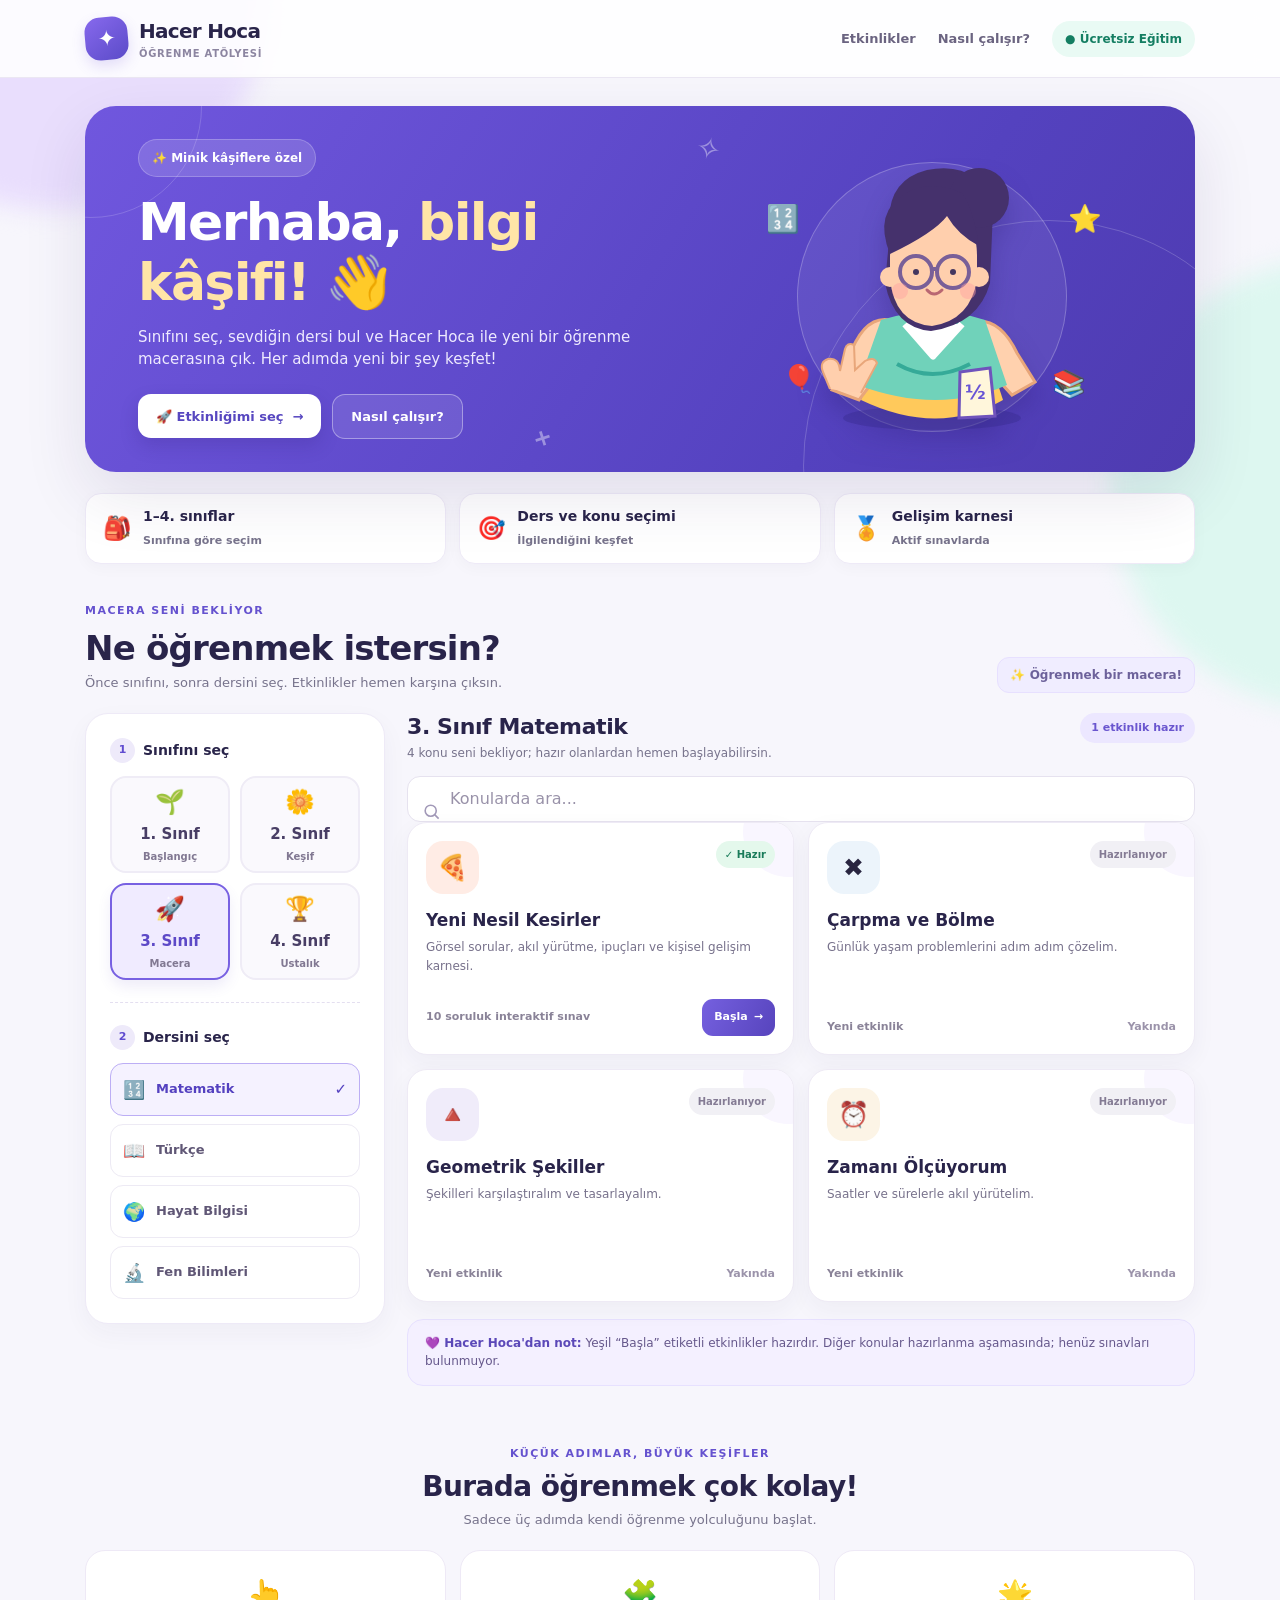
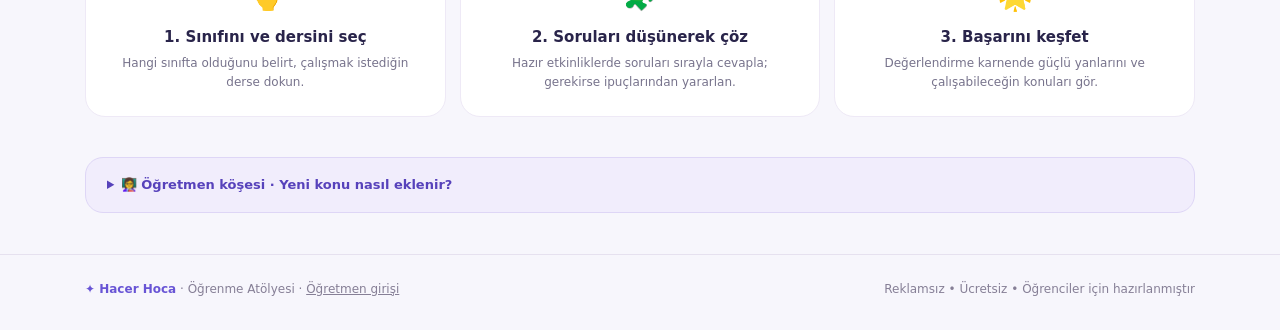
<file: index.html>
<!DOCTYPE html>
<html lang="tr">
<head>
  <meta charset="utf-8">
  <meta name="viewport" content="width=device-width, initial-scale=1, viewport-fit=cover">
  <meta name="theme-color" content="#6854d5">
  <meta name="description" content="Hacer Hoca'nın ücretsiz eğitim portalı. İlkokul 1, 2, 3 ve 4. sınıf için dersini ve konunu seç; eğlenceli etkinliklerle öğren.">
  <title>Hacer Hoca | Öğrenme Atölyesi</title>
  <style>
    :root{color-scheme:light;--ink:#29244a;--muted:#77738c;--purple:#6854d5;--violet:#543fc4;--mint:#26a789;--line:#eae6f3;--white:#fff;--shadow:0 24px 65px rgba(44,31,95,.11);--rad:24px}
    *{box-sizing:border-box}html{scroll-behavior:smooth}body{margin:0;color:var(--ink);background:#f7f6fc;font-family:system-ui,-apple-system,'Segoe UI',Arial,sans-serif;line-height:1.5;-webkit-tap-highlight-color:transparent}a{color:inherit;text-decoration:none}button,input{font:inherit}button{cursor:pointer}button:focus-visible,a:focus-visible,input:focus-visible,summary:focus-visible{outline:3px solid #f5b54a;outline-offset:3px}button:disabled{cursor:not-allowed}svg{max-width:100%}[hidden]{display:none!important}h1,h2,h3,p{margin-top:0}h1,h2,h3{line-height:1.15}p{overflow-wrap:break-word}.wrap{width:min(100% - 40px,1110px);margin-inline:auto}
    .ambient{position:absolute;pointer-events:none;inset:0;overflow:hidden;z-index:-1}.ambient::before,.ambient::after{content:'';position:absolute;filter:blur(12px);border-radius:50%}.ambient::before{width:430px;height:430px;top:-220px;left:-160px;background:#e9defd}.ambient::after{width:450px;height:450px;top:260px;right:-280px;background:#ddf7f0}
    header.site-header{position:relative;background:#ffffffdd;backdrop-filter:blur(12px);border-bottom:1px solid #ebe7f3}.nav{display:flex;align-items:center;justify-content:space-between;gap:20px;min-height:77px}.brand{display:flex;align-items:center;gap:11px;font-weight:900;font-size:20px;letter-spacing:-.7px}.brand-mark{width:43px;height:43px;border-radius:15px;display:grid;place-items:center;color:#fff;background:linear-gradient(145deg,#8769ed,#5b4bc8);box-shadow:0 6px 14px #6854d52d;font-size:22px;transform:rotate(-5deg)}.brand small{display:block;font-size:10px;font-weight:750;color:#8c85a1;letter-spacing:.7px}.nav-right{display:flex;align-items:center;gap:22px}.nav-right a{font-size:13px;font-weight:800;color:#6b6481}.nav-right a:hover{color:var(--violet)}.header-pill{display:flex;align-items:center;gap:6px;padding:9px 13px;border-radius:999px;background:#e9faf4;color:#147e62;font-size:12px;font-weight:850}
    .hero{position:relative;margin-top:28px;overflow:hidden;border-radius:31px;min-height:330px;color:#fff;background:linear-gradient(122deg,#7057de,#5442bf 70%,#4e3bb0);box-shadow:var(--shadow)}.hero::before{content:'';position:absolute;inset:auto -100px -240px auto;width:490px;height:490px;border:1px solid #ffffff30;border-radius:50%}.hero::after{content:'';position:absolute;width:220px;height:220px;border:1px solid #ffffff2b;border-radius:50%;left:-105px;top:-110px}.hero-content{position:relative;z-index:2;display:grid;grid-template-columns:1.15fr .85fr;min-height:330px;align-items:center;gap:18px;padding:28px 53px}.eyebrow{display:inline-flex;align-items:center;gap:8px;background:#ffffff24;border:1px solid #ffffff38;padding:9px 13px;border-radius:40px;font-size:12px;font-weight:850}.hero h1{font-size:clamp(32px,4.35vw,52px);letter-spacing:-1.65px;max-width:600px;margin:16px 0 13px}.hero h1 em{font-style:normal;color:#ffe5a7}.hero p{color:#eeeafe;max-width:500px;margin-bottom:23px;font-size:15px}.hero-actions{display:flex;align-items:center;flex-wrap:wrap;gap:11px}.action{min-height:44px;border-radius:13px;padding:12px 18px;font-size:13px;font-weight:900;display:inline-flex;align-items:center;justify-content:center;gap:9px;transition:transform .2s,box-shadow .2s}.action:hover{transform:translateY(-2px)}.action.primary{background:#fff;color:#5747c0;box-shadow:0 8px 18px #35228036}.action.outline{background:#ffffff1a;border:1px solid #ffffff61;color:#fff}.hero-art{position:relative;align-self:end;justify-self:center;width:min(100%,340px);height:310px;display:grid;place-items:center}.art-ripple{position:absolute;width:270px;height:270px;background:#ffffff12;border:1px solid #ffffff3c;border-radius:50%;top:28px}.teacher-svg{width:255px;height:293px;filter:drop-shadow(0 16px 12px rgba(42,28,112,.28));animation:bob 4s ease-in-out infinite;position:relative;z-index:1}.float{position:absolute;font-size:27px;animation:bob 3.8s ease-in-out infinite}.float.a{left:4px;top:65px;animation-delay:.4s}.float.b{right:0;top:65px;animation-delay:1.3s}.float.c{right:16px;bottom:40px;animation-delay:2s}.float.d{left:20px;bottom:45px;animation-delay:.9s}@keyframes bob{50%{transform:translateY(-8px)}}
    .hero-shapes{position:absolute;inset:0;pointer-events:none;overflow:hidden}.hero-shapes span{position:absolute;color:#fff6;font-weight:900}.hero-shapes span:nth-child(1){top:20px;left:55%;font-size:30px;transform:rotate(15deg)}.hero-shapes span:nth-child(2){bottom:15px;left:40%;font-size:26px;transform:rotate(-18deg)}
    .summary{display:flex;gap:13px;margin:21px 0 33px;flex-wrap:wrap}.summary-item{display:flex;align-items:center;gap:11px;border:1px solid #eeeaf7;background:white;padding:12px 17px;border-radius:16px;box-shadow:0 4px 15px #29234408;min-width:170px;flex:1}.summary-icon{font-size:23px}.summary strong{display:block;font-weight:900;font-size:14px}.summary small{font-size:11px;color:var(--muted);font-weight:700}
    .section-intro{margin:0 0 20px;display:flex;justify-content:space-between;gap:15px;align-items:end}.kicker{font-size:11px;font-weight:900;color:#6552cf;text-transform:uppercase;letter-spacing:1.5px}.section-intro h2{font-size:clamp(25px,3vw,34px);letter-spacing:-.8px;margin:8px 0 5px}.section-intro p{font-size:13px;color:var(--muted);margin:0}.tiny-hint{font-size:12px;color:#6d629b;font-weight:800;background:#f0edff;border:1px solid #e7e0ff;padding:8px 12px;border-radius:12px;flex:none}
    .browser{display:grid;grid-template-columns:300px minmax(0,1fr);gap:22px;align-items:start}.side{border-radius:23px;background:white;border:1px solid #eeeaf7;padding:24px;box-shadow:0 9px 26px #3026530b}.fieldset-title{font-size:14px;font-weight:900;margin:0 0 13px;display:flex;align-items:center;gap:8px}.step-bubble{background:#eeeafa;color:#604cd0;font-size:11px;width:25px;height:25px;display:grid;place-items:center;border-radius:50%}.grade-grid{display:grid;grid-template-columns:repeat(2,minmax(0,1fr));gap:10px}.grade-btn{display:flex;flex-direction:column;align-items:center;justify-content:center;min-height:97px;gap:3px;border-radius:16px;background:#faf9fd;border:2px solid #efecf6;color:#483e65;transition:.2s}.grade-btn:hover{border-color:#b7a9ff}.grade-btn[aria-pressed=true]{background:#f0ebff;border-color:#7861e2;color:#5d49c7;box-shadow:0 7px 13px #6753c71b}.grade-btn .grade-icon{font-size:24px}.grade-btn strong{font-weight:900;font-size:15px}.grade-btn small{font-size:10px;color:#817892;font-weight:750}.sidebar-divider{border:0;border-top:1px dashed #e4dff0;margin:22px 0}.subject-list{display:grid;gap:8px}.subject-btn{text-align:left;width:100%;display:flex;align-items:center;gap:11px;border-radius:13px;border:1.5px solid #edeaf4;background:white;padding:12px;font-size:13px;color:#605776;font-weight:820}.subject-btn:hover{border-color:#b0a2ec}.subject-btn[aria-pressed=true]{color:#5441c0;background:#f5f2ff;border-color:#bcaef5}.subject-btn .subject-icon{font-size:18px}.subject-btn span:last-child{flex:1}.subject-btn[aria-pressed=true]::after{content:'✓';font-size:15px;font-weight:900}
    .catalog{min-width:0}.catalog-head{display:flex;justify-content:space-between;gap:14px;align-items:start;margin:0 0 14px}.catalog h3{margin:1px 0 5px;font-size:22px;letter-spacing:-.4px}.catalog-desc{font-size:12px;color:var(--muted);margin:0}.count-tag{flex:none;color:#6a56cf;background:#ece7ff;padding:7px 11px;border-radius:999px;font-size:11px;font-weight:850}.search-row{position:relative;margin-bottom:16px}.search-row input{height:46px;width:100%;border:1.5px solid #e6e2ef;border-radius:13px;padding:10px 15px 10px 42px;background:#fff;color:var(--ink)}.search-row input::placeholder{color:#9992a9}.search-row input:focus{border-color:#8571df;outline:3px solid #ddd4ff}.search-icon{pointer-events:none;position:absolute;left:15px;top:13px;color:#a299b8;width:19px;height:19px}
    .cards{display:grid;grid-template-columns:repeat(2,minmax(0,1fr));gap:14px}.course{display:flex;flex-direction:column;min-width:0;border:1px solid #eeeaf5;background:#fff;border-radius:20px;padding:18px;min-height:233px;box-shadow:0 8px 25px #3026530c;position:relative;overflow:hidden;transition:transform .2s,box-shadow .2s}.course:hover{transform:translateY(-3px);box-shadow:0 14px 35px #30265317}.course::after{content:'';position:absolute;width:90px;height:90px;border-radius:50%;background:#f9f6ff;right:-40px;top:-36px}.course-top{display:flex;justify-content:space-between;align-items:start;gap:10px}.course-art{width:53px;height:53px;border-radius:17px;display:grid;place-items:center;font-size:25px;background:var(--tint,#f5eeff)}.course-state{font-weight:900;font-size:10px;padding:6px 9px;border-radius:99px;background:#f1f0f5;color:#847b94;white-space:nowrap;position:relative;z-index:1}.course-state.ready{background:#e4f8ec;color:#197b59}.course h4{font-size:17px;line-height:1.25;font-weight:900;margin:16px 0 7px;overflow-wrap:anywhere}.course p{font-size:12px;line-height:1.55;color:#77718b;margin-bottom:15px;flex:1}.course-bottom{display:flex;align-items:center;gap:9px;justify-content:space-between}.course-level{font-size:11px;color:#8a8398;font-weight:750}.course-link{display:inline-flex;align-items:center;gap:6px;border-radius:11px;background:linear-gradient(115deg,#7560df,#5744bd);color:#fff;padding:10px 12px;font-size:11px;font-weight:900;white-space:nowrap}.course-link:hover{box-shadow:0 4px 13px #6854d544}.course-link svg{width:13px;height:13px}.upcoming .course-art{filter:saturate(.7)}.course-coming{font-size:11px;color:#9b93aa;font-weight:850}
    .empty{padding:45px 22px;text-align:center;background:#fff;border:1px dashed #e1dbee;border-radius:20px}.empty .emoji{font-size:35px}.empty h4{margin:7px 0;font-size:19px}.empty p{font-size:13px;color:var(--muted);margin:0}.tip{margin-top:17px;padding:14px 17px;border:1px solid #e7e1ff;border-radius:16px;background:#f4f0ff;color:#66588c;font-size:12px;line-height:1.55}.tip strong{color:#5b48b8}
    .about{margin-top:54px;margin-bottom:40px}.about-head{text-align:center}.about-head h2{font-size:28px;letter-spacing:-.6px;margin:7px 0}.about-head p{color:var(--muted);font-size:13px}.about-grid{display:grid;grid-template-columns:repeat(3,minmax(0,1fr));gap:14px;margin-top:20px}.about-card{background:#fff;border:1px solid #eee9f6;border-radius:20px;padding:23px;text-align:center}.about-card .emoji{font-size:29px}.about-card h3{font-size:15px;margin:12px 0 7px}.about-card p{font-size:12px;color:var(--muted);line-height:1.65;margin:0}
    .teacher-help{border:1px solid #ded6f6;border-radius:18px;background:#f1edfc;margin:24px 0 41px;overflow:hidden}.teacher-help summary{cursor:pointer;padding:17px 21px;font-size:13px;font-weight:900;color:#5742bb}.teacher-help[open] summary{border-bottom:1px solid #ded6f6}.teacher-help .teacher-body{padding:14px 21px 20px;color:#5e5479;font-size:12px;line-height:1.75}.teacher-help code{background:#fff;padding:3px 6px;border-radius:6px;overflow-wrap:anywhere}.teacher-body p:last-child{margin-bottom:0}
    footer{border-top:1px solid #e6e1ef;padding:25px 0 32px;color:#867f96;font-size:12px}.footer-row{display:flex;justify-content:space-between;flex-wrap:wrap;gap:10px}footer strong{color:#6854d5}
    @media(max-width:850px){.browser{grid-template-columns:255px minmax(0,1fr)}.hero-content{padding:25px 35px}.hero h1{font-size:39px}.cards{grid-template-columns:1fr}.course{min-height:195px}}
    @media(max-width:690px){.wrap{width:min(100% - 28px,560px)}.nav{min-height:67px}.nav-right a{display:none}.brand{font-size:17px}.brand-mark{height:39px;width:39px}.header-pill{font-size:10px;padding:8px}.hero{margin-top:16px;border-radius:25px}.hero-content{display:block;padding:26px 23px 0}.hero h1{font-size:clamp(29px,7vw,42px)}.hero p{font-size:12px;line-height:1.65;margin-bottom:18px}.hero-art{height:215px;width:255px;margin:0 auto}.art-ripple{width:195px;height:195px;left:29px;top:6px}.teacher-svg{width:185px;height:210px}.float{font-size:22px}.float.b{top:38px}.hero-actions{gap:9px}.action{font-size:11px;padding:10px 13px;min-height:40px}.summary{margin:15px 0 30px;gap:8px}.summary-item{padding:11px 13px;gap:8px;min-width:calc(50% - 5px)}.summary-icon{font-size:18px}.summary strong{font-size:12px}.summary small{font-size:10px}.section-intro{align-items:start}.section-intro h2{font-size:25px}.tiny-hint{display:none}.browser{grid-template-columns:1fr;gap:20px}.side{padding:18px}.grade-grid{grid-template-columns:repeat(4,minmax(0,1fr));gap:7px}.grade-btn{min-height:80px;border-radius:12px}.grade-btn .grade-icon{font-size:20px}.grade-btn strong{font-size:12px}.grade-btn small{font-size:9px}.sidebar-divider{margin:17px 0}.subject-list{grid-template-columns:repeat(2,minmax(0,1fr));gap:8px}.subject-btn{padding:9px;font-size:11px;gap:7px;min-height:48px}.subject-btn .subject-icon{font-size:15px}.cards{grid-template-columns:repeat(2,minmax(0,1fr))}.course{padding:14px;min-height:220px}.course h4{font-size:15px}.course p{font-size:11px}.course-art{width:46px;height:46px;border-radius:14px;font-size:22px}.course-level{font-size:10px}.course-link{font-size:10px;padding:9px}.course-state{font-size:9px}.about{margin-top:40px}.about-grid{grid-template-columns:1fr;gap:10px}.about-card{text-align:left;display:grid;grid-template-columns:42px 1fr;align-items:center;padding:16px;gap:0 7px}.about-card .emoji{grid-row:span 2}.about-card h3{margin:0 0 4px}.about-card p{font-size:11px}}
    @media(max-width:410px){.wrap{width:min(100% - 24px,480px)}.brand small{font-size:9px}.header-pill{font-size:9px}.hero-content{padding:23px 18px 0}.hero h1{font-size:31px}.hero-art{height:190px;width:230px}.teacher-svg{width:173px;height:196px}.art-ripple{width:177px;height:177px;left:28px}.cards{grid-template-columns:1fr}.course{min-height:190px}.course h4{font-size:17px}.summary-item{min-width:calc(50% - 5px)}.subject-btn{font-size:10px}.footer-row{display:block}.footer-row span{display:block;margin-top:8px}}
    @media(prefers-reduced-motion:reduce){*,*::before,*::after{animation-duration:.01ms!important;transition:none!important;scroll-behavior:auto!important}}
  </style>
</head>
<body>
  <div class="ambient" aria-hidden="true"></div>
  <header class="site-header">
    <div class="wrap nav">
      <a class="brand" href="./index.html" aria-label="Hacer Hoca ana sayfa">
        <span class="brand-mark" aria-hidden="true">✦</span>
        <span>Hacer Hoca<small>ÖĞRENME ATÖLYESİ</small></span>
      </a>
      <nav class="nav-right" aria-label="Ana menü">
        <a href="#kesfet">Etkinlikler</a>
        <a href="#nasil-calisir">Nasıl çalışır?</a>
        <span class="header-pill">● Ücretsiz Eğitim</span>
      </nav>
    </div>
  </header>
  <main class="wrap">
    <section class="hero" aria-labelledby="hero-title">
      <div class="hero-shapes" aria-hidden="true"><span>✧</span><span>＋</span></div>
      <div class="hero-content">
        <div>
          <div class="eyebrow">✨ Minik kâşiflere özel</div>
          <h1 id="hero-title">Merhaba, <em>bilgi kâşifi!</em> 👋</h1>
          <p>Sınıfını seç, sevdiğin dersi bul ve Hacer Hoca ile yeni bir öğrenme macerasına çık. Her adımda yeni bir şey keşfet!</p>
          <div class="hero-actions">
            <a href="#kesfet" class="action primary">🚀 Etkinliğimi seç <span aria-hidden="true">→</span></a>
            <a href="#nasil-calisir" class="action outline">Nasıl çalışır?</a>
          </div>
        </div>
        <div class="hero-art" aria-hidden="true">
          <div class="art-ripple"></div>
          <span class="float a">🔢</span><span class="float b">⭐</span><span class="float c">📚</span><span class="float d">🎈</span>
          <svg class="teacher-svg" viewBox="0 0 255 293" xmlns="http://www.w3.org/2000/svg">
            <ellipse cx="127" cy="275" rx="89" ry="12" fill="#352987" opacity=".35"/>
            <path d="M82 180q45-20 91 0l25 77q-65 37-142 0z" fill="#ffc95b"/>
            <path d="M85 177Q58 172 43 217l-16 30 27 10 37-49M171 178q25-2 41 32l18 29-23 13-45-49" fill="#ffd1ae" stroke="#e8a67a" stroke-width="3"/>
            <path d="M76 177q54-17 104 0l22 65q-69 30-149 0z" fill="#70d2ba"/>
            <path d="M100 181l28 32 29-32" fill="#fff" stroke="#fff" stroke-width="7" stroke-linejoin="round"/>
            <path d="M85 88q-6-50 37-61 53-10 66 39l-3 74q-11 41-59 48Q89 185 80 140z" fill="#45316c"/>
            <circle cx="174" cy="55" r="30" fill="#45316c"/>
            <path d="M85 113q0-45 42-48 44-3 45 47v24q-6 41-45 47-38-3-42-48z" fill="#ffcfad"/>
            <path d="M85 111q-17-42 16-61 24-14 56 0 11 15 17 53-21-11-32-30-13 17-57 38" fill="#45316c"/>
            <circle cx="85" cy="134" r="10" fill="#ffcfad"/><circle cx="174" cy="134" r="10" fill="#ffcfad"/>
            <g fill="none" stroke="#795f98" stroke-width="4"><circle cx="111" cy="129" r="16"/><circle cx="148" cy="129" r="16"/><path d="M127 126h6"/></g>
            <circle cx="111" cy="129" r="3" fill="#44365f"/><circle cx="148" cy="129" r="3" fill="#44365f"/>
            <path d="M122 147q7 8 15 0" fill="none" stroke="#b96772" stroke-width="3" stroke-linecap="round"/>
            <circle cx="95" cy="148" r="8" fill="#ff9f9f" opacity=".45"/><circle cx="163" cy="148" r="8" fill="#ff9f9f" opacity=".45"/>
            <path d="M92 221q35 20 73 0" stroke="#35aa98" stroke-width="4" fill="none"/>
            <path d="M155 229l30-4 5 48-36 2z" fill="#fff6db" stroke="#6f53bc" stroke-width="3"/><text x="160" y="256" font-size="20" font-weight="bold" fill="#6854d5">½</text>
            <path d="M25 246l-7-17q-4-10 5-13 11-2 12 12l5-22q2-7 9-4l1 25 10-9q9-5 12 2l-16 30" fill="#ffcfad" stroke="#e8a67a" stroke-width="2"/>
          </svg>
        </div>
      </div>
    </section>
    <div class="summary" aria-label="Portal özellikleri">
      <div class="summary-item"><span class="summary-icon" aria-hidden="true">🎒</span><span><strong>1–4. sınıflar</strong><small>Sınıfına göre seçim</small></span></div>
      <div class="summary-item"><span class="summary-icon" aria-hidden="true">🎯</span><span><strong>Ders ve konu seçimi</strong><small>İlgilendiğini keşfet</small></span></div>
      <div class="summary-item"><span class="summary-icon" aria-hidden="true">🏅</span><span><strong>Gelişim karnesi</strong><small>Aktif sınavlarda</small></span></div>
    </div>
    <section id="kesfet" aria-labelledby="section-title">
      <div class="section-intro"><div><span class="kicker">MACERA SENİ BEKLİYOR</span><h2 id="section-title">Ne öğrenmek istersin?</h2><p>Önce sınıfını, sonra dersini seç. Etkinlikler hemen karşına çıksın.</p></div><span class="tiny-hint">✨ Öğrenmek bir macera!</span></div>
      <div class="browser">
        <aside class="side" aria-label="Sınıf ve ders seçimi">
          <p class="fieldset-title"><span class="step-bubble">1</span> Sınıfını seç</p>
          <div class="grade-grid" id="grade-options" role="group" aria-label="Sınıf düzeyi">
            <button type="button" class="grade-btn" data-grade="1" aria-pressed="false"><span class="grade-icon" aria-hidden="true">🌱</span><strong>1. Sınıf</strong><small>Başlangıç</small></button>
            <button type="button" class="grade-btn" data-grade="2" aria-pressed="false"><span class="grade-icon" aria-hidden="true">🌼</span><strong>2. Sınıf</strong><small>Keşif</small></button>
            <button type="button" class="grade-btn" data-grade="3" aria-pressed="true"><span class="grade-icon" aria-hidden="true">🚀</span><strong>3. Sınıf</strong><small>Macera</small></button>
            <button type="button" class="grade-btn" data-grade="4" aria-pressed="false"><span class="grade-icon" aria-hidden="true">🏆</span><strong>4. Sınıf</strong><small>Ustalık</small></button>
          </div>
          <hr class="sidebar-divider">
          <p class="fieldset-title"><span class="step-bubble">2</span> Dersini seç</p>
          <div id="subject-options" class="subject-list" role="group" aria-label="Dersler"></div>
        </aside>
        <div class="catalog">
          <div class="catalog-head"><div><h3 id="catalog-title">3. Sınıf Matematik</h3><p class="catalog-desc" id="catalog-desc">Hadi konunu seç ve başla!</p></div><span id="ready-count" class="count-tag" aria-live="polite">1 etkinlik hazır</span></div>
          <label class="search-row" for="topic-search">
            <svg class="search-icon" viewBox="0 0 24 24" fill="none" stroke="currentColor" stroke-width="2" aria-hidden="true"><circle cx="11" cy="11" r="7"/><path d="m16 16 5 5"/></svg>
            <input id="topic-search" type="search" autocomplete="off" placeholder="Konularda ara..." aria-label="Konularda ara">
          </label>
          <div id="catalog-alert" class="tip" role="status" hidden></div>
          <div id="topic-cards" class="cards" aria-live="polite"></div>
          <div id="empty-state" class="empty" hidden><div class="emoji" aria-hidden="true">🔎</div><h4>Henüz sonuç bulamadık</h4><p>Başka bir konu arayabilir veya farklı bir ders seçebilirsin.</p></div>
          <div class="tip"><strong>💜 Hacer Hoca'dan not:</strong> Yeşil “Başla” etiketli etkinlikler hazırdır. Diğer konular hazırlanma aşamasında; henüz sınavları bulunmuyor.</div>
        </div>
      </div>
    </section>
    <section class="about" id="nasil-calisir" aria-labelledby="about-title">
      <div class="about-head"><span class="kicker">KÜÇÜK ADIMLAR, BÜYÜK KEŞİFLER</span><h2 id="about-title">Burada öğrenmek çok kolay!</h2><p>Sadece üç adımda kendi öğrenme yolculuğunu başlat.</p></div>
      <div class="about-grid">
        <div class="about-card"><div class="emoji" aria-hidden="true">👆</div><h3>1. Sınıfını ve dersini seç</h3><p>Hangi sınıfta olduğunu belirt, çalışmak istediğin derse dokun.</p></div>
        <div class="about-card"><div class="emoji" aria-hidden="true">🧩</div><h3>2. Soruları düşünerek çöz</h3><p>Hazır etkinliklerde soruları sırayla cevapla; gerekirse ipuçlarından yararlan.</p></div>
        <div class="about-card"><div class="emoji" aria-hidden="true">🌟</div><h3>3. Başarını keşfet</h3><p>Değerlendirme karnende güçlü yanlarını ve çalışabileceğin konuları gör.</p></div>
      </div>
    </section>
    <details class="teacher-help" id="ogretmen-rehberi"><summary>👩‍🏫 Öğretmen köşesi · Yeni konu nasıl eklenir?</summary><div class="teacher-body"><p>Yeni konular artık ana sayfanın kodu değiştirilmeden eklenir. <a href="./ogretmen/index.html" style="color:#5945c8;font-weight:800;text-decoration:underline">Öğretmen Panelini aç</a>, sınıfı ve dersi seç, değerlendirmeyi oluştur ve önizledikten sonra “Yayınla”ya bas. Supabase bağlandıktan sonra ZIP veya GitHub işlemi gerekmez.</p><p>Mevcut statik Kesirler sınavı korunur. Öğrenci sonuçları otomatik kaydedilmez.</p></div></details>
  </main>
  <footer><div class="wrap footer-row"><span><strong>✦ Hacer Hoca</strong> · Öğrenme Atölyesi · <a href="./ogretmen/index.html" style="text-decoration:underline">Öğretmen girişi</a></span><span>Reklamsız • Ücretsiz • Öğrenciler için hazırlanmıştır</span></div></footer>
  <script src="./config.js"></script><script src="./assets/api.js"></script>
  <script>
    'use strict';
    // New topics can be added here. Keep status="upcoming" until the referenced file exists.
    const SUBJECTS={
      math:{label:'Matematik',icon:'🔢'},
      turkish:{label:'Türkçe',icon:'📖'},
      life:{label:'Hayat Bilgisi',icon:'🌍'},
      science:{label:'Fen Bilimleri',icon:'🔬'},
      social:{label:'Sosyal Bilgiler',icon:'🧭'}
    };
    const GRADE_SUBJECTS={1:['math','turkish','life'],2:['math','turkish','life'],3:['math','turkish','life','science'],4:['math','turkish','science','social']};
    // Konular, GitHub Pages'te barındırılan harici katalogdan okunur.
    // Yeni konu eklemek için bu dosyaya müdahale ETME: /araclar/konu-ekle.html kullan.
    const DEFAULT_ACTIVITIES=[{"grade":1,"subject":"math","title":"Sayıların Dünyası","description":"Nesneleri sayalım, sayıları karşılaştıralım.","icon":"🔢","tint":"#e9f5ff","status":"upcoming"},{"grade":1,"subject":"math","title":"Geometrik Şekiller","description":"Çevremizdeki şekilleri keşfedelim.","icon":"🔷","tint":"#f4eeff","status":"upcoming"},{"grade":1,"subject":"turkish","title":"Kelimelerle Oynuyorum","description":"Sesleri, sözcükleri ve anlamları bulalım.","icon":"🔤","tint":"#fff2df","status":"upcoming"},{"grade":1,"subject":"life","title":"Ben ve Okulum","description":"Okul yaşamını birlikte keşfedelim.","icon":"🏫","tint":"#e4f8ef","status":"upcoming"},{"grade":2,"subject":"math","title":"Toplama ve Çıkarma","description":"Günlük yaşamda sayılarla çözüm üretelim.","icon":"➕","tint":"#f4eeff","status":"upcoming"},{"grade":2,"subject":"math","title":"Örüntü Avcıları","description":"Sayı ve şekil örüntülerinin kuralını bulalım.","icon":"🧩","tint":"#e9f5ff","status":"upcoming"},{"grade":2,"subject":"turkish","title":"Metni Anlıyorum","description":"Okuduğumuz metinlerden ipuçları çıkaralım.","icon":"📚","tint":"#fff1df","status":"upcoming"},{"grade":2,"subject":"life","title":"Güvenli Yaşam","description":"Günlük hayatta güvenli davranışları öğrenelim.","icon":"🛡️","tint":"#e4f8ef","status":"upcoming"},{"grade":3,"subject":"math","title":"Yeni Nesil Kesirler","description":"Görsel sorular, akıl yürütme, ipuçları ve kişisel gelişim karnesi.","icon":"🍕","tint":"#ffece5","status":"ready","path":"./etkinlikler/3-sinif/matematik/kesirler/index.html","detail":"10 soruluk interaktif sınav"},{"grade":3,"subject":"math","title":"Çarpma ve Bölme","description":"Günlük yaşam problemlerini adım adım çözelim.","icon":"✖️","tint":"#e9f5ff","status":"upcoming"},{"grade":3,"subject":"math","title":"Geometrik Şekiller","description":"Şekilleri karşılaştıralım ve tasarlayalım.","icon":"🔺","tint":"#f1ebff","status":"upcoming"},{"grade":3,"subject":"math","title":"Zamanı Ölçüyorum","description":"Saatler ve sürelerle akıl yürütelim.","icon":"⏰","tint":"#fff4df","status":"upcoming"},{"grade":3,"subject":"turkish","title":"Okuduğunu Anlama","description":"Bir metindeki ipuçlarını bulup yorumlayalım.","icon":"📘","tint":"#e9f5ff","status":"upcoming"},{"grade":3,"subject":"turkish","title":"Sözcük Dedektifleri","description":"Sözcüklerin farklı anlamlarını keşfedelim.","icon":"🔎","tint":"#f6edff","status":"upcoming"},{"grade":3,"subject":"life","title":"Bilinçli ve Güvenli Yaşam","description":"Günlük durumlar için doğru kararları düşünelim.","icon":"🌈","tint":"#e5f7eb","status":"upcoming"},{"grade":3,"subject":"science","title":"Maddeyi Tanıyalım","description":"Çevremizdeki maddeleri özelliklerine göre inceleyelim.","icon":"🧪","tint":"#e7f7fd","status":"upcoming"},{"grade":3,"subject":"science","title":"Işık ve Ses","description":"Gözlem yapalım, neden-sonuç ilişkisi kuralım.","icon":"💡","tint":"#fff5dc","status":"upcoming"},{"grade":4,"subject":"math","title":"Kesirler","description":"Bütün ve parça ilişkisini farklı yollarla keşfedelim.","icon":"🥧","tint":"#ffede4","status":"upcoming"},{"grade":4,"subject":"math","title":"Doğal Sayılar","description":"Sayıları karşılaştırıp problemler çözelim.","icon":"🔢","tint":"#eaf1ff","status":"upcoming"},{"grade":4,"subject":"turkish","title":"Paragraf ve Ana Fikir","description":"Metinlerden sonuçlar çıkaralım ve yorumlayalım.","icon":"📖","tint":"#f2edff","status":"upcoming"},{"grade":4,"subject":"science","title":"Kuvvetin Etkileri","description":"Hareket ve kuvvet hakkında tahminler yapalım.","icon":"🧲","tint":"#e3f7ef","status":"upcoming"},{"grade":4,"subject":"social","title":"Yaşadığımız Yer","description":"Yakın çevremiz hakkında yeni bilgiler keşfedelim.","icon":"🧭","tint":"#fff1df","status":"upcoming"}];
    let ACTIVITIES=DEFAULT_ACTIVITIES.slice();
    const state={grade:3,subject:'math',search:''};
    const byId=id=>document.getElementById(id);
    function escapeHtml(input){return String(input).replace(/[&<>"']/g,c=>({'&':'&amp;','<':'&lt;','>':'&gt;','"':'&quot;',"'":'&#39;'}[c]));}
    function renderSubjects(){
      const target=byId('subject-options'); target.replaceChildren();
      for(const key of GRADE_SUBJECTS[state.grade]){
        const subject=SUBJECTS[key],button=document.createElement('button');
        button.type='button';button.className='subject-btn';button.dataset.subject=key;button.setAttribute('aria-pressed',String(state.subject===key));
        button.innerHTML=`<span class="subject-icon" aria-hidden="true">${subject.icon}</span><span>${subject.label}</span>`;
        button.addEventListener('click',()=>{state.subject=key;state.search='';byId('topic-search').value='';renderSubjects();renderTopics()});target.append(button);
      }
    }
    function renderTopics(){
      const available=ACTIVITIES.filter(a=>a.grade===state.grade&&a.subject===state.subject);
      const visible=available.filter(a=>(a.title+' '+a.description).toLocaleLowerCase('tr').includes(state.search.toLocaleLowerCase('tr')));
      const readyCount=available.filter(a=>a.status==='ready').length;
      byId('catalog-title').textContent=`${state.grade}. Sınıf ${SUBJECTS[state.subject].label}`;
      byId('catalog-desc').textContent=`${available.length} konu seni bekliyor; hazır olanlardan hemen başlayabilirsin.`;
      byId('ready-count').textContent=`${readyCount} etkinlik hazır`;
      byId('empty-state').hidden=visible.length>0;
      const parent=byId('topic-cards');parent.replaceChildren();
      for(const activity of visible){
        const ready=activity.status==='ready'&&typeof activity.path==='string';
        const card=document.createElement('article');card.className='course'+(ready?'':' upcoming');card.style.setProperty('--tint',activity.tint||'#f4eeff');
        card.innerHTML=`<div class="course-top"><span class="course-art" aria-hidden="true">${escapeHtml(activity.icon)}</span><span class="course-state ${ready?'ready':''}">${ready?'✓ Hazır':'Hazırlanıyor'}</span></div>
          <h4>${escapeHtml(activity.title)}</h4><p>${escapeHtml(activity.description)}</p><div class="course-bottom"><span class="course-level">${ready?escapeHtml(activity.detail||'Etkileşimli etkinlik'):'Yeni etkinlik'}</span>${ready?'<a class="course-link" href="'+escapeHtml(activity.path)+'">Başla <span aria-hidden="true">→</span></a>':'<span class="course-coming">Yakında</span>'}</div>`;
        parent.append(card);
      }
    }
    for(const btn of document.querySelectorAll('[data-grade]')){
      btn.addEventListener('click',()=>{
        const grade=Number(btn.dataset.grade); if(!GRADE_SUBJECTS[grade])return;
        state.grade=grade;state.subject=GRADE_SUBJECTS[grade][0];state.search='';byId('topic-search').value='';
        document.querySelectorAll('[data-grade]').forEach(b=>b.setAttribute('aria-pressed',String(Number(b.dataset.grade)===grade)));
        renderSubjects();renderTopics();
      });
    }
    byId('topic-search').addEventListener('input',e=>{state.search=e.target.value.trim();renderTopics()});
    async function loadCatalog(){
      const alert=byId('catalog-alert');
      try{
        const response=await fetch('./data/konular.json',{cache:'no-store'});
        if(!response.ok)throw new Error('HTTP '+response.status);
        const catalog=await response.json();
        if(!catalog || !Array.isArray(catalog.activities))throw new Error('Geçersiz katalog');
        const candidate=catalog.activities.filter(a=>a&&Number.isInteger(a.grade)&&a.grade>=1&&a.grade<=4&&SUBJECTS[a.subject]&&typeof a.title==='string'&&typeof a.description==='string'&&typeof a.icon==='string');
        if(!candidate.length)throw new Error('Boş katalog');
        ACTIVITIES=candidate.map(a=>({
          ...a,
          status:a.status==='ready'&&typeof a.path==='string'&&(/^\.\/etkinlikler\/[a-z0-9/_-]+\/index\.html$/.test(a.path)||/^\.\/sinav\/index\.html\?id=[a-f0-9-]{36}$/.test(a.path))?'ready':'upcoming',
          tint:/^#[0-9a-fA-F]{6}$/.test(a.tint||'')?a.tint:'#f4eeff'
        }));
        alert.hidden=true;
        renderTopics();
      }catch(err){
        if(location.protocol==='file:'){
          alert.textContent='Yerel önizleme: hazır örnek katalog gösteriliyor. Yeni konuları görmek için GitHub Pages üzerinden aç.';
        }else{
          alert.textContent='Konu kataloğu alınamadı. Son kayıtlı konu listesi gösteriliyor; sayfayı yenilemeyi deneyin.';
        }
        alert.hidden=false;
        renderTopics();
      }
    }
    async function loadLiveAssessments(){
      const api=window.HACER_API;
      if(!api||!api.configured())return;
      try{
        const entries=await api.published();
        const dynamic=entries.filter(a=>/^[0-9a-f-]{36}$/.test(a.id)&&a.grade>=1&&a.grade<=4&&SUBJECTS[a.subject]).map(a=>({
          grade:a.grade,subject:a.subject,title:a.title,description:a.description||'',icon:a.emoji||'📘',tint:'#e9f5ff',status:'ready',
          path:'./sinav/index.html?id='+a.id,detail:'Kişiye özel yeni nesil değerlendirme'
        }));
        const identities=new Set(dynamic.map(a=>`${a.grade}:${a.subject}:${a.title.toLocaleLowerCase('tr')}`));
        ACTIVITIES=[...ACTIVITIES.filter(a=>!identities.has(`${a.grade}:${a.subject}:${a.title.toLocaleLowerCase('tr')}`)),...dynamic];
        renderTopics();
      }catch(e){console.warn('Canlı konu listesi alınamadı, statik katalog korunuyor.');}
    }
    renderSubjects();renderTopics();loadCatalog().finally(loadLiveAssessments);
  </script>
</body>
</html>
</file>
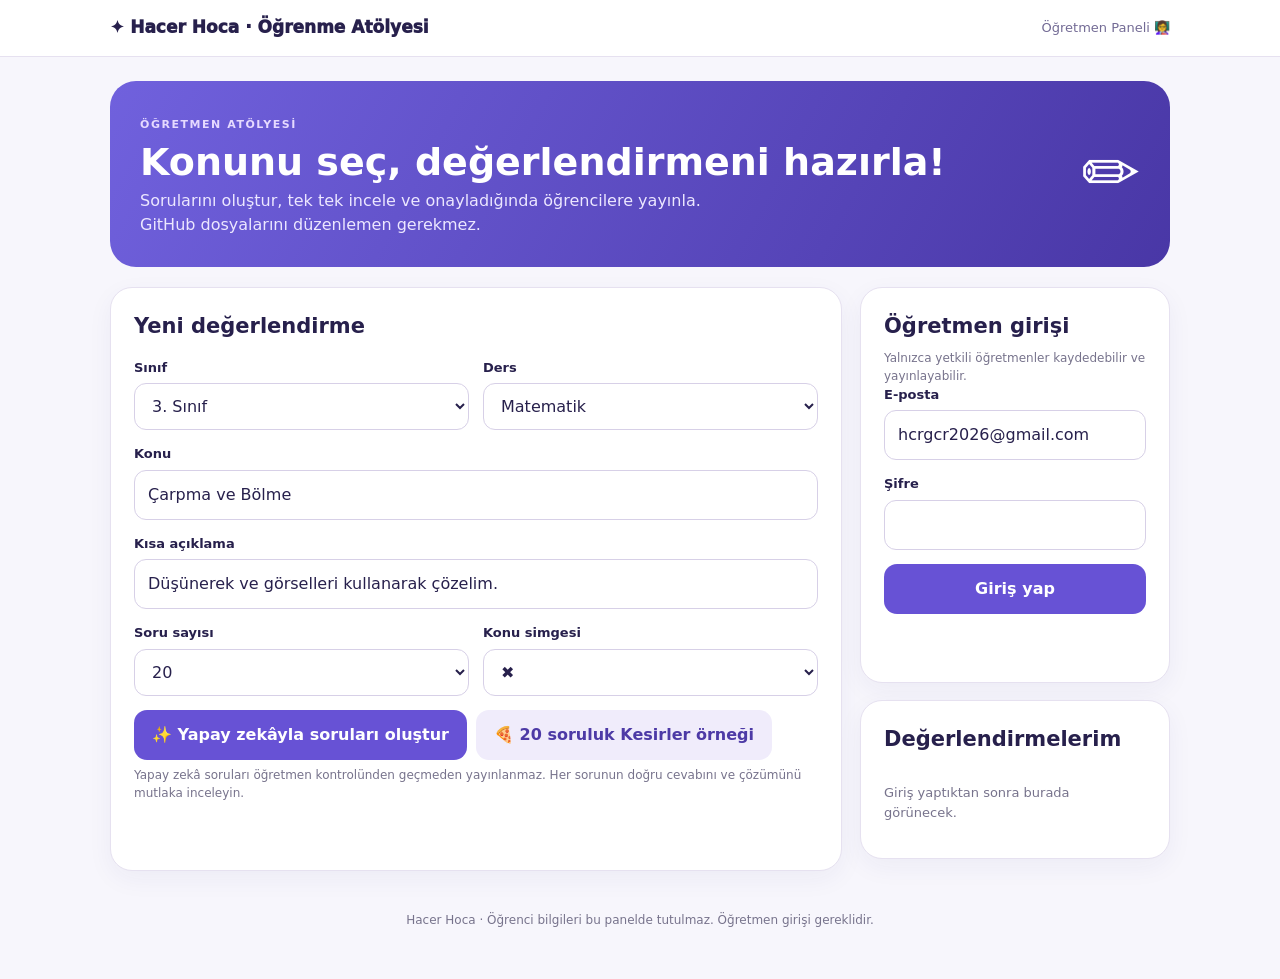
<file: ogretmen/index.html>
<!doctype html><html lang="tr"><head><meta charset="utf-8"><meta name="viewport" content="width=device-width,initial-scale=1"><title>Öğretmen Paneli · Hacer Hoca</title><link rel="stylesheet" href="../assets/panel.css"><style>details.question{padding:0}details.question summary{padding:14px;cursor:pointer;list-style:none}details.question .question-body{padding:14px;border-top:1px solid #eee}details.question summary::-webkit-details-marker{display:none}</style></head>
<body><header class="top"><div class="wrap"><a href="../index.html" class="logo">✦ Hacer Hoca · Öğrenme Atölyesi</a><span style="color:#736b95;font-size:13px">Öğretmen Paneli <span aria-hidden="true">👩‍🏫</span></span></div></header><main class="wrap">
<section class="hero"><div><span class="eyebrow">Öğretmen atölyesi</span><h1>Konunu seç, değerlendirmeni hazırla!</h1><p>Sorularını oluştur, tek tek incele ve onayladığında öğrencilere yayınla. GitHub dosyalarını düzenlemen gerekmez.</p></div><span class="hero-icon" aria-hidden="true">✏️</span></section>
<div id="config-warning" class="notice warn hidden" role="status">Bu ekranın tasarım önizlemesi çalışıyor. Canlı yayın için Railway API bağlantısı gerekiyor. Demo sorularını oluşturup önizleyebilirsin; yayın yapamazsın.</div>
<div class="columns"><section class="panel" aria-labelledby="create-title"><h2 id="create-title">Yeni değerlendirme</h2>
<div class="fields"><div class="field"><label for="grade">Sınıf</label><select id="grade"><option value="1">1. Sınıf</option><option value="2">2. Sınıf</option><option value="3" selected>3. Sınıf</option><option value="4">4. Sınıf</option></select></div><div class="field"><label for="subject">Ders</label><select id="subject"><option value="math">Matematik</option><option value="turkish">Türkçe</option><option value="life">Hayat Bilgisi</option><option value="science">Fen Bilimleri</option><option value="social">Sosyal Bilgiler</option></select></div></div>
<div class="field"><label for="topic">Konu</label><input id="topic" maxlength="110" value="Çarpma ve Bölme" placeholder="Örneğin: Çarpma ve Bölme"></div>
<div class="field"><label for="description">Kısa açıklama</label><input id="description" maxlength="300" value="Düşünerek ve görselleri kullanarak çözelim." placeholder="Öğrencilere görünen kısa açıklama"></div>
<div class="fields"><div class="field"><label for="count">Soru sayısı</label><select id="count"><option>10</option><option>15</option><option selected>20</option></select></div><div class="field"><label for="emoji">Konu simgesi</label><select id="emoji"><option>✖️</option><option>🍕</option><option>📘</option><option>🧩</option><option>🔬</option><option>🌈</option><option>⏰</option></select></div></div>
<div class="row"><button id="generate">✨ Yapay zekâyla soruları oluştur</button><button class="secondary" id="demo">🍕 20 soruluk Kesirler örneği</button></div><p class="hint">Yapay zekâ soruları öğretmen kontrolünden geçmeden yayınlanmaz. Her sorunun doğru cevabını ve çözümünü mutlaka inceleyin.</p>
<div id="editor-wrap" class="hidden"><h2 style="margin-top:25px">Soruları düzenle <span id="qcount" class="pill"></span></h2><div id="questions"></div><div class="toolbar"><button id="preview" class="secondary">👁 Öğrenci önizlemesi</button><button id="draft">Taslak kaydet</button><button id="publish">🚀 Yayınla</button></div></div>
<p id="work-status" class="status" role="status" aria-live="polite"></p></section>
<aside><section class="panel" style="margin-bottom:17px"><div class="row" style="justify-content:space-between"><h2 style="margin:0">Öğretmen girişi</h2><button id="logout" class="ghost hidden">Çıkış</button></div><div id="login-view"><p class="hint">Yalnızca yetkili öğretmenler kaydedebilir ve yayınlayabilir.</p><div class="field"><label for="email">E-posta</label><input id="email" type="email" autocomplete="username" value="hcrgcr2026@gmail.com" placeholder="E-posta adresi" required></div><div class="field"><label for="password">Şifre</label><input id="password" type="password" autocomplete="current-password" required></div><button id="login" style="width:100%">Giriş yap</button></div><div id="login-ok" class="hidden"><p class="notice" id="signed-user"></p><p class="hint">Hazırladığın sınavları burada kaydedip yayınlayabilirsin.</p></div><p id="login-status" class="status" role="status"></p></section>
<section class="panel"><h2>Değerlendirmelerim</h2><div id="my-list" class="list"><p class="muted" style="font-size:13px">Giriş yaptıktan sonra burada görünecek.</p></div></section></aside></div>
</main><footer class="footer">Hacer Hoca · Öğrenci bilgileri bu panelde tutulmaz. Öğretmen girişi gereklidir.</footer>
<script src="../config.js"></script><script src="../assets/api.js"></script><script src="./teacher.js"></script></body></html>
</file>
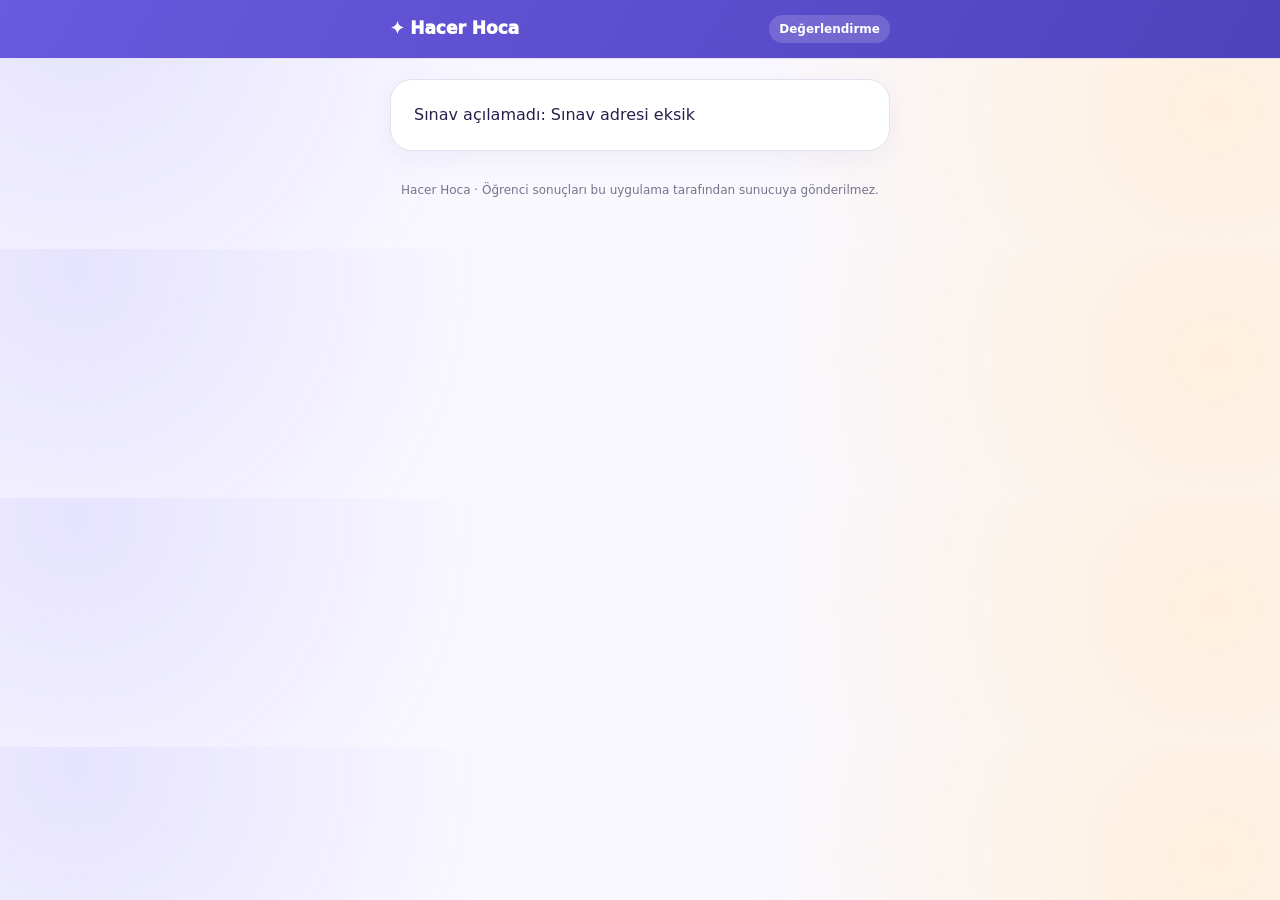
<file: sinav/index.html>
<!doctype html><html lang="tr"><head><meta charset="utf-8"><meta name="viewport" content="width=device-width,initial-scale=1"><meta name="theme-color" content="#6652d5"><title>Yeni Nesil Değerlendirme | Hacer Hoca</title><link rel="stylesheet" href="../assets/panel.css"><style>main{width:min(calc(100% - 24px),500px)!important}.top .wrap{width:min(calc(100% - 24px),500px)}.hero{padding:24px;margin:22px 0 14px}.q-title{font-size:21px;line-height:1.43;white-space:pre-wrap}.choices{display:grid;gap:10px}.choices button{text-align:left;background:#f8f6fd;color:var(--dark);border:2px solid var(--border);padding:15px}.choices button:hover:not(:disabled){border-color:var(--violet)}.choices button.good{background:#e8faef;border-color:#3ba479;color:#176b43}.choices button.bad{background:#fff0ed;border-color:#e88b86;color:#974537}.choices button:disabled{opacity:1;cursor:default}.message{background:#f3efff;border-radius:15px;padding:17px;white-space:pre-line}.message .face{font-size:48px;line-height:1.1}.track{background:#ede8f6;height:9px;border-radius:99px;overflow:hidden}.track b{display:block;background:#6a58d6;height:100%;width:0;transition:width .2s}.quiz-emoji{font-size:74px;text-align:center;background:#f4eeff;padding:15px;border-radius:18px;margin-bottom:15px}.confetti{position:fixed;top:-45px;z-index:100;pointer-events:none;animation:rain 2.8s linear forwards}@keyframes rain{to{transform:translateY(110vh) rotate(420deg);opacity:0}}#report h2{text-align:center}.report-item{border-bottom:1px solid var(--border);padding:15px 0}.report-item strong{display:block}.points{font-size:54px;font-weight:1000;color:#5d4bc2;text-align:center;margin:6px 0}.input-error{color:#b82f53;min-height:25px;font-weight:800}.hidden{display:none!important}button.block{width:100%}.scorecard{margin-bottom:16px}.small{font-size:12px;color:#77738c}body{overflow-x:hidden}@media(prefers-reduced-motion:reduce){.confetti{display:none}.track b{transition:none}}.reasoning{margin-top:15px;padding:0;background:#faf7ff;border:1px solid #eee8fa;border-radius:14px}.reasoning summary{cursor:pointer;list-style-position:inside;color:#5743b0;font-weight:750;font-size:14px;padding:14px 16px}.reasoning[open] summary{border-bottom:1px solid #eee8fa}.reasoning-content{padding:14px 16px 12px}.reasoning label{display:block;margin:0 0 8px;font-size:13px;font-weight:650}.reasoning textarea{width:100%;min-height:80px;resize:vertical;border:1px solid #ddd3ef;border-radius:11px;padding:12px;background:#fff;color:#292342}.reasoning #method-error{color:#bb385b;font-weight:700}.reasoning #method-error:empty{display:none}

/* v5: visually rich, mobile-first cards based on the stand-alone Kesirler lesson. */
body{background:radial-gradient(circle at 6% 8%,#e6e3ff 0,transparent 34%),radial-gradient(circle at 95% 44%,#fff0dd 0,transparent 38%),#f9f8ff}
.top{background:linear-gradient(120deg,#695ade,#5042bc)!important;color:white!important}
.top .logo{color:white!important}
.top .pill{background:#ffffff29!important;color:#fff!important}
#quiz .panel,#welcome .panel,#mid .panel,#report .panel{border:1px solid #ece6fb;box-shadow:0 16px 35px #51478f12;border-radius:23px}
#quiz .panel{padding:18px 16px 22px}
.quiz-emoji{display:flex;align-items:center;justify-content:center;height:215px;margin:12px 0 0;padding:8px;border:1px solid #e9e2f6;border-radius:19px;background:linear-gradient(135deg,#faf8ff,#fff7ed);overflow:hidden}
.quiz-emoji.has-diagram{font-size:initial}
.quiz-emoji svg{width:100%;max-width:420px;height:100%;display:block;overflow:visible}
#visual-caption{min-height:10px;font-size:12px;color:#6c668c;text-align:center;margin:8px 0 13px}
#scene-title{font-size:16px;font-weight:900;color:#5142b0;margin:14px 0 6px}
#buddy-status{font-size:12px;font-weight:800;color:#5547b0;background:#f2efff;padding:11px 13px;border-radius:12px;margin:13px 0}
.buddy-picker{display:grid;grid-template-columns:repeat(3,1fr);gap:9px;margin:15px 0}
.buddy-picker button{background:#f7f4ff;color:#54438f;border:2px solid #eae5f7;padding:12px 5px;border-radius:14px;font-size:12px;display:flex;flex-direction:column;gap:7px;align-items:center}
.buddy-picker button span{font-size:29px}.buddy-picker button.chosen{background:#ede8ff;border-color:#6453d1}
#badge-panel{border:1px solid #efeaf8;border-radius:14px;padding:12px 13px;margin:17px 0 5px;background:#faf9ff}
#badge-panel strong{font-size:12px;color:#61568f}
.badge-shelf{display:grid;grid-template-columns:repeat(10,minmax(0,1fr));gap:5px;margin-top:10px}
.badge-unit{aspect-ratio:1;border:1px solid #e9e5f5;border-radius:7px;background:#fff;display:grid;place-items:center;color:#b6a9d5;font-size:16px}
.badge-unit.earned{background:#fff0b8;border-color:#e9c964;color:#ad7415}
.badge-unit.missed{background:#f9e8e9;border-color:#eec5c5;color:#bb6977}
.badge-unit.current{outline:2px solid #7a68d5;outline-offset:1px}
.choices button{border-radius:13px;transition:border .2s,background .2s}
.solution-steps{padding-left:23px;margin:12px 0}.solution-steps li{margin:8px 0;line-height:1.5}
.takeaway{padding:12px 14px;border-left:3px solid #ebbd5d;background:#fff8e9;border-radius:9px;font-weight:700}
.diagnosis{padding:10px;border-radius:9px;background:#fff3ee}
#report .report-item{padding:14px;background:#fff;margin:10px 0;border:1px solid #efeaf7;border-radius:14px}
@media(max-width:360px){.badge-shelf{gap:3px}.badge-unit{font-size:12px}#quiz .panel{padding:13px}.buddy-picker button{font-size:11px}}
@media print{.top,.toolbar,#buddy-status,#badge-panel{display:none!important}}

/* v5.3 — accessible correct/incorrect answer effects, purely visual. */
#answer-fx{position:fixed;inset:0;z-index:9999;pointer-events:none;overflow:hidden;contain:layout style}
#answer-fx .fx-confetti{position:absolute;top:36%;left:50%;width:10px;height:15px;
  border-radius:2px;opacity:0;will-change:transform,opacity;
  animation:fx-confetti-burst var(--duration,1.7s) cubic-bezier(.16,.65,.28,1) var(--delay,0ms) both}
#answer-fx .fx-confetti.round{border-radius:50%;width:9px;height:9px}
#answer-fx .fx-banner{position:absolute;top:12%;left:50%;max-width:calc(100vw - 30px);
  display:flex;align-items:center;justify-content:center;gap:10px;z-index:1;
  padding:14px 22px;border:2px solid #d6c8ff;border-radius:22px;
  background:#fff;color:#463697;font-size:clamp(16px,4vw,21px);font-weight:900;
  box-shadow:0 18px 48px #2a145b2f;text-align:center;
  animation:fx-banner-appear 1.55s ease-out both}
#answer-fx .fx-banner.fx-sad{background:#fff8fb;border-color:#f4c6d7;color:#975273}
#answer-fx .fx-face{font-size:clamp(37px,8vw,61px);line-height:1;flex:none}
#answer-fx .fx-banner.fx-sad .fx-face{animation:fx-sad-wobble 1s ease-in-out both}
#answer-fx .fx-tear{position:absolute;top:62px;font-size:21px;animation:fx-teardrop .95s ease-in both;
  animation-delay:var(--tear-delay,0ms)}
#answer-fx .fx-tear.one{left:22px}
#answer-fx .fx-tear.two{left:52px}
@keyframes fx-confetti-burst{
  0%{opacity:0;transform:translate(0,0) scale(.55) rotate(0)}
  12%{opacity:1}
  72%{opacity:1}
  100%{opacity:0;transform:translate(var(--dx),var(--dy)) rotate(var(--turn)) scale(.85)}
}
@keyframes fx-banner-appear{
  0%{opacity:0;transform:translate(-50%,22px) scale(.72)}
  17%{opacity:1;transform:translate(-50%,0) scale(1.08)}
  60%{opacity:1;transform:translate(-50%,0) scale(1)}
  100%{opacity:0;transform:translate(-50%,-30px) scale(.94)}
}
@keyframes fx-sad-wobble{
  0%,100%{transform:rotate(0)}30%{transform:rotate(-9deg)}60%{transform:rotate(9deg)}
}
@keyframes fx-teardrop{
  0%{opacity:0;transform:translateY(-8px) scale(.65)}
  25%{opacity:1}100%{opacity:0;transform:translateY(48px) scale(.9)}
}
@media(prefers-reduced-motion:reduce){
  #answer-fx .fx-confetti,#answer-fx .fx-tear{display:none!important}
  #answer-fx .fx-banner,#answer-fx .fx-face{animation:none!important}
  #answer-fx .fx-banner{opacity:1;transform:translateX(-50%)}
}
@media print{#answer-fx{display:none!important}}
</style></head>
<body><header class="top"><div class="wrap"><a class="logo" href="../index.html">✦ Hacer Hoca</a><span id="mode-label" class="pill">Değerlendirme</span></div></header><main class="wrap">
<section id="welcome"><div class="hero"><div><span class="eyebrow">Keşfet • Düşün • Başar</span><h1 id="exam-title">Yeni değerlendirme</h1><p>Hazır mısın? Her soru yeni bir keşif!</p></div><span class="hero-icon">🦊</span></div><section class="panel"><h2>Merhaba, bilgi kâşifi! ✨</h2><p class="muted">Önce adını ve soyadını yaz. Yanlış yanıtında bir ipucuyla yeniden deneyebilirsin. Görselleri incele, rozet topla. Sonunda Hacer Hoca sana özel bir karne hazırlayacak.</p><p class="small" style="font-weight:800;margin-bottom:2px">Macerada sana kim eşlik etsin?</p><div class="buddy-picker" role="group" aria-label="Macera arkadaşını seç"><button type="button" data-buddy="fox" class="chosen" aria-pressed="true"><span>🦊</span>Pati</button><button type="button" data-buddy="robot" aria-pressed="false"><span>🤖</span>Robo</button><button type="button" data-buddy="unicorn" aria-pressed="false"><span>🦄</span>Işıl</button></div><label for="student">Adın ve soyadın</label><input id="student" maxlength="80" autocomplete="name" placeholder="Ad Soyad"><p id="name-error" class="input-error" role="alert"></p><button id="begin" class="block">🚀 Maceraya başla</button></section></section>
<section id="quiz" class="hidden"><div class="panel" style="margin-top:20px"><div class="row" style="justify-content:space-between"><span id="stage" class="pill"></span><span id="skill" class="small"></span><span id="level" class="pill"></span></div><div class="track" style="margin:13px 0 20px"><b id="bar"></b></div><div id="badge-panel"><strong>🏅 Başarı rozetlerin</strong><div id="badges" class="badge-shelf" aria-label="Tamamlanan aşamalar"></div></div><p id="buddy-status" aria-live="polite">🦊 Pati: Hazırsan başlayalım!</p><h3 id="scene-title">Yeni nesil düşünme görevi</h3><div id="visual" class="quiz-emoji" aria-label="Soru görseli">🌟</div><p id="visual-caption"></p><h2 id="qtext" class="q-title"></h2><div id="options" class="choices"></div><details class="reasoning" id="reason-panel"><summary id="reason-summary">✏️ Çözümünü anlatmak ister misin? (isteğe bağlı)</summary><div class="reasoning-content"><label for="reason" id="reason-label">Cevabını nasıl bulduğunu kendi cümlenle yazabilirsin.</label><textarea id="reason" maxlength="500" rows="3" placeholder="Örneğin: Dörder saydım; 4, 8, 12..."></textarea><p class="small" id="method-error" role="alert"></p><p class="small">Bu açıklama otomatik puanlanmaz.</p></div></details><div id="feedback" class="message hidden" role="status" style="margin-top:18px"></div><button id="next" class="block hidden" style="margin-top:15px">Sonraki aşama →</button></div></section>
<section id="mid" class="hidden"><div class="hero"><div><span class="eyebrow">Beceri molası</span><h1 id="mid-title">5. aşama tamamlandı</h1><p>Başardıklarını keşfet!</p></div></div><div class="panel"><h2>Son 5 sorudaki başarın</h2><div class="points" id="mid-point"></div><p id="mid-note" class="message"></p><p id="mid-skills" class="small"></p><button id="continue" class="block">Devam et →</button></div></section><section id="report" class="hidden"><div class="hero"><div><span class="eyebrow">Hacer Hoca gelişim karnesi</span><h1>Tebrikler, bilgi kâşifi!</h1><p id="report-name"></p></div><span class="hero-icon">🏅</span></div><div class="panel"><h2>Değerlendirme Karnem</h2><p class="points" id="final-points">0</p><div class="scorecard"><div><strong id="first-correct">0</strong><span class="small">İlk denemede</span></div><div><strong id="hint-correct">0</strong><span class="small">İpucuyla</span></div><div><strong id="to-improve">0</strong><span class="small">Gelişecek</span></div></div><div id="summary" class="message"></div><details><summary>Çözdüğüm soruları incele</summary><div id="analysis"></div></details><div class="toolbar"><button id="share" class="secondary">📤 Karnemi paylaş</button><button id="print" class="ghost">🖨 Yazdır / PDF</button><button id="restart">🔄 Yeni sınav</button></div><p id="share-note" class="status"></p></div></section>
<section id="loading" class="panel" style="margin-top:20px">Değerlendirme yükleniyor…</section>
</main><footer class="footer">Hacer Hoca · Öğrenci sonuçları bu uygulama tarafından sunucuya gönderilmez.</footer>
<div id="answer-fx" aria-hidden="true"></div>
<script src="../config.js"></script><script src="../assets/api.js"></script><script src="./quiz.js"></script></body></html>
</file>
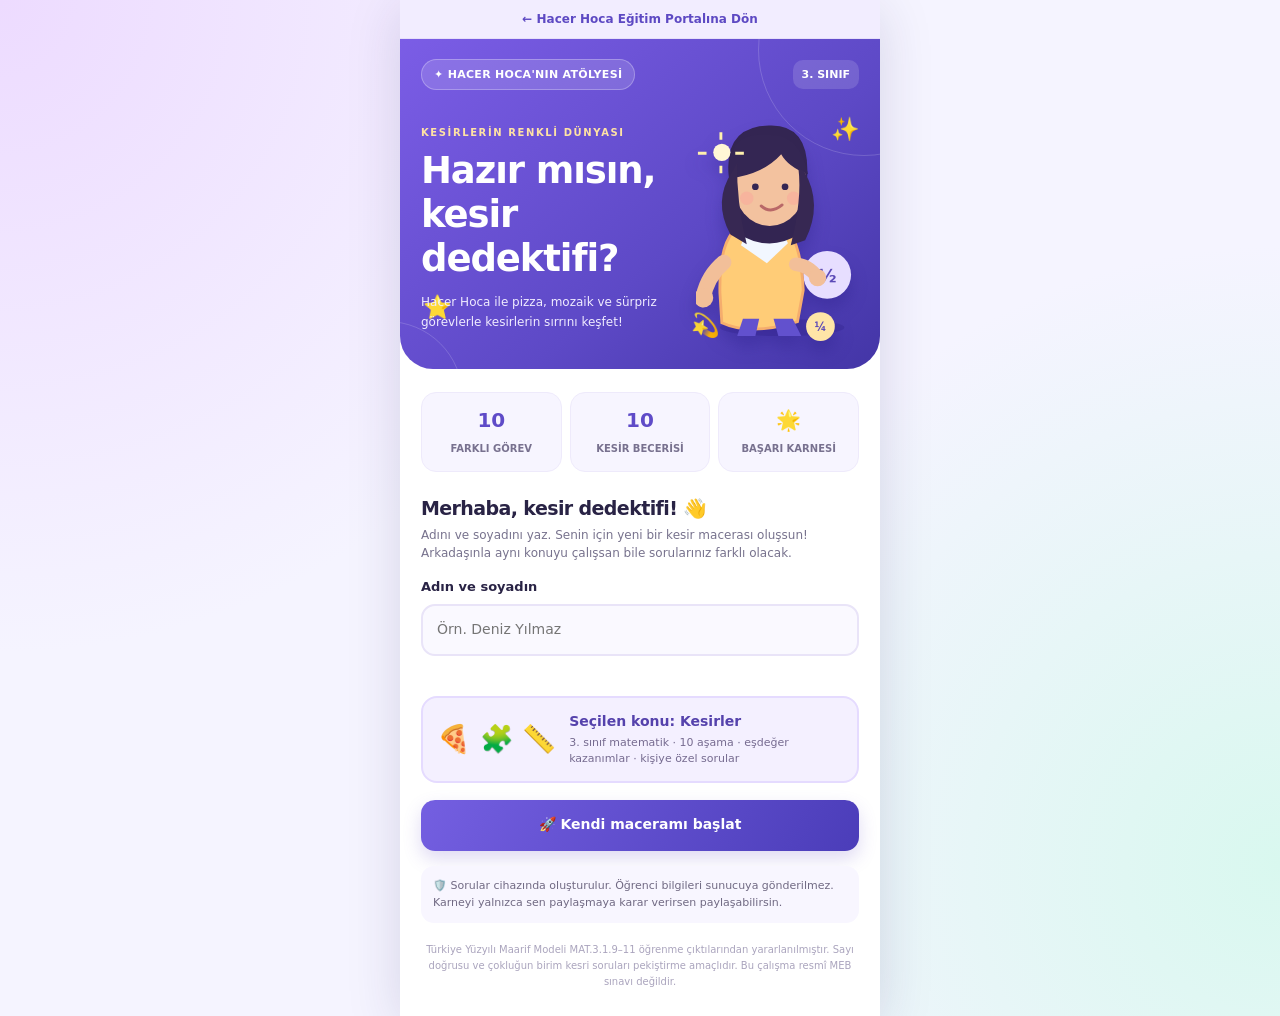
<file: etkinlikler/3-sinif/matematik/kesirler/index.html>
<!DOCTYPE html>
<html lang="tr">
<head>
<meta charset="utf-8">
<meta name="viewport" content="width=device-width,initial-scale=1,viewport-fit=cover">
<meta name="theme-color" content="#6854d5">
<meta name="description" content="Hacer Hoca ile 3. sınıfa özel, öğrenciden öğrenciye değişen, ipuçlu ve beceri temelli yeni nesil kesirler değerlendirmesi.">
<title>Hacer Hoca | Kişiye Özel Yeni Nesil Kesirler</title>
<style>
:root{--ink:#292345;--muted:#77728d;--indigo:#6550d3;--purple:#8e55dc;--pink:#f6bdd8;--green:#139875;--orange:#db863f;--panel:#fff;--light:#f7f4ff;--line:#ece7fa;--shadow:0 18px 46px #392b7c19}
*{box-sizing:border-box}html{scroll-behavior:smooth}body{margin:0;background:radial-gradient(circle at 0 0,#eddbff 0,transparent 40%),radial-gradient(circle at 100% 85%,#d9f8ef 0,transparent 40%),#f5f4ff;color:var(--ink);font:15px/1.55 system-ui,-apple-system,"Segoe UI",Arial,sans-serif;-webkit-tap-highlight-color:transparent}button,input,textarea,select{font:inherit}button{cursor:pointer}button:disabled{cursor:default;opacity:.62}[hidden]{display:none!important}button:focus-visible,input:focus-visible,textarea:focus-visible,select:focus-visible{outline:3px solid #ffd479;outline-offset:3px}h1,h2,h3,p{overflow-wrap:anywhere}h1,h2,h3{line-height:1.2}h1{font-size:clamp(29px,8vw,37px);letter-spacing:-1.1px}h2{font-size:24px;letter-spacing:-.6px}h3{font-size:17px}.app{width:min(100%,480px);min-height:100dvh;margin:auto;background:#fff;box-shadow:0 10px 50px #29245e26;overflow:hidden}.screen{animation:pop .3s both}@keyframes pop{from{opacity:0;transform:translateY(12px)}to{opacity:1;transform:translateY(0)}}
.hero{background:linear-gradient(140deg,#7b5de6 0,#5d49c6 60%,#4335a6 100%);color:#fff;border-radius:0 0 33px 33px;position:relative;overflow:hidden;padding:20px 21px 25px}.hero:before,.hero:after{content:"";position:absolute;border-radius:50%;border:1.5px solid #ffffff2a;width:210px;height:210px;right:-90px;top:-95px}.hero:after{width:150px;height:150px;left:-89px;bottom:-104px;right:auto;top:auto}.brandbar{display:flex;justify-content:space-between;align-items:center;gap:8px;position:relative;z-index:2}.brand{padding:6px 12px;font-size:11px;font-weight:900;background:#ffffff25;border:1px solid #ffffff45;border-radius:22px;letter-spacing:.3px}.brandflag{font-size:11px;background:#ffffff23;border-radius:10px;padding:6px 9px;font-weight:800}.hero-grid{display:grid;grid-template-columns:1.25fr .75fr;align-items:center;position:relative;z-index:2;gap:4px;margin-top:24px}.hero h1{margin:8px 0}.hero p{font-size:12px;line-height:1.7;margin:10px 0 0;color:#f0ecff}.eyebrow{font-size:10px;letter-spacing:1.6px;text-transform:uppercase;font-weight:900;color:#ffe3a4}.teacher{width:100%;max-width:175px;filter:drop-shadow(0 11px 8px #261c804d);animation:floaty 3.8s ease-in-out infinite}@keyframes floaty{50%{transform:translateY(-6px)}}.star{position:absolute;z-index:1;font-size:23px;animation:twinkle 2.8s infinite}.star.s1{top:73px;right:20px}.star.s2{bottom:43px;left:23px;animation-delay:.5s}.star.s3{bottom:25px;right:160px;animation-delay:1.1s}@keyframes twinkle{50%{opacity:.48;transform:rotate(18deg) scale(.8)}}.welcome-body{padding:23px 21px 26px}.welcome-stats{display:grid;grid-template-columns:repeat(3,1fr);gap:8px}.stat{background:#f7f5ff;border:1px solid #eeeafb;border-radius:15px;text-align:center;padding:12px 5px}.stat strong{font-size:20px;display:block;color:#5f4bc8}.stat span{font-size:10px;font-weight:800;color:#78718f}.section-title{font-weight:900;font-size:19px;margin:25px 0 6px}.intro{color:var(--muted);font-size:12px;margin:0 0 14px}.label{display:block;font-size:13px;font-weight:850;margin:14px 0 7px}.input{width:100%;border:2px solid #e9e4f8;background:#faf9ff;padding:13px 14px;border-radius:14px;color:#292345;outline:none;font-size:14px}.input:focus{border-color:#9175ee;background:#fff}.field-message{font-size:12px;font-weight:750;color:#b33f4a;min-height:17px;margin:5px 0}.button{width:100%;min-height:51px;padding:12px 15px;border-radius:14px;border:0;background:linear-gradient(120deg,#745fe1,#4b3db9);color:#fff;font-weight:900;font-size:14px;box-shadow:0 8px 18px #6850c536;display:flex;justify-content:center;align-items:center;gap:8px}.button:active{transform:scale(.985)}.button.mint{background:linear-gradient(100deg,#1aa889,#138f79)}.button.outline{background:#f5f2ff;color:#5e4ac1;border:1px solid #ded6fa;box-shadow:none}.button.ghost{background:#fff;color:#5b48b8;border:1px solid #e4dcfa;box-shadow:none}.start{margin-top:17px}.note{background:#f8f6ff;border-radius:13px;padding:11px 12px;color:#706983;font-size:11px;margin-top:15px;line-height:1.6}.tinyfoot{text-align:center;font-size:10px;color:#aaa4bd;margin:19px auto 0;line-height:1.6}
.quizhead{color:white;background:linear-gradient(145deg,#7059dd,#5041b3);border-radius:0 0 28px 28px;padding:20px 20px 22px}.quizhead .bar{display:flex;align-items:center;justify-content:space-between;gap:8px}.quizhead strong{font-size:12px}.studenttag{background:#ffffff28;border-radius:30px;padding:6px 10px;white-space:nowrap;text-overflow:ellipsis;overflow:hidden;font-size:11px;font-weight:850;max-width:50%}.progress-label{display:flex;align-items:center;justify-content:space-between;margin:18px 0 7px;font-size:12px;font-weight:850}.progress{background:#ffffff33;border-radius:10px;height:9px;overflow:hidden}.progress>div{height:100%;background:linear-gradient(90deg,#ffde79,#fcb868);border-radius:10px;transition:width .3s ease}.quizbody{padding:21px 18px 28px}.badgebar{display:grid;grid-template-columns:repeat(10,minmax(0,1fr));gap:5px;margin:0 0 17px}.badgeitem{height:28px;background:#f2effd;border:1px solid #eae5f6;border-radius:9px;font-size:12px;display:grid;place-items:center;color:#afa7c5}.badgeitem.ok{background:#fff2cf;color:#795619}.badgeitem.try{background:#eaf8f1}.badgeitem.not{background:#fff0f0}.badgeitem.now{outline:2px solid #8d76e4;outline-offset:1px}.question{border:1px solid #eee9fa;border-radius:20px;padding:15px;box-shadow:var(--shadow)}.qmeta{display:flex;justify-content:space-between;gap:8px;align-items:center;margin-bottom:12px}.chip{font-size:10px;font-weight:900;color:#5c4aba;background:#f0ecff;border-radius:8px;padding:6px 8px}.chip.level{color:#925a23;background:#fff3e3}.scene{min-height:144px;border-radius:16px;background:linear-gradient(145deg,#f7f5ff,#fcfaf6);border:1px solid #f0ecfa;padding:15px 12px;display:grid;place-items:center;gap:7px;text-align:center;overflow:hidden}.scene-title{font-size:12px;color:#777091;font-weight:850}.scene-big{font-size:29px;line-height:1.45;letter-spacing:3px;word-break:break-word}.scene-grid{display:flex;flex-wrap:wrap;gap:6px;justify-content:center;width:100%}.scene-tile{display:grid;place-items:center;min-width:48px;min-height:46px;border:1px solid #e5def7;border-radius:10px;background:#fff;font-size:15px;font-weight:850;padding:6px}.scene-tile.tall{min-width:60px;font-size:13px}.scene .messagebox{border-radius:12px;background:#fff;padding:14px 15px;font-size:14px;font-weight:800;line-height:1.5;width:100%;border:1px solid #eae5fa}.scene .scene-arrow{font-size:23px;color:#8069d6}.scene .scene-sub{font-size:11px;color:#827a93;font-weight:700}.minigrid{display:grid;grid-template-columns:repeat(var(--columns),1fr);gap:5px;width:min(100%,235px)}.gridcell{aspect-ratio:1;border-radius:8px;background:white;border:1px solid #e4dcf4;display:grid;place-items:center;font-weight:800;font-size:14px}.gridcell.startcell{border:2px solid #6e5bd0;background:#ece6ff}.qnumber{font-size:10px;font-weight:900;letter-spacing:1px;color:#9483c9;text-transform:uppercase;margin:16px 0 5px}.qtext{font-size:17px;font-weight:900;line-height:1.5;margin:0 0 15px}.options{display:grid;gap:9px}.option{border:2px solid #eeeaf7;padding:11px 12px;border-radius:13px;width:100%;display:flex;align-items:center;gap:10px;background:#fff;text-align:left;color:var(--ink);min-height:54px}.option .letter{font-size:12px;font-weight:900;border-radius:9px;background:#f1edff;color:#6653ca;width:32px;height:32px;display:grid;place-items:center;flex:none}.option span:last-child{font-size:13px;font-weight:800;flex:1;line-height:1.4}.option[aria-pressed="true"]{border-color:#7360d9;background:#f4f0ff}.option.answered-good{border-color:#55b791;background:#eafaf2}.option.answered-bad{border-color:#e6a4a5;background:#fff0f0}.option:disabled{opacity:.66}.option.correct-reveal{opacity:1;border-color:#3fa983;background:#ecfaf3}.reason{margin-top:14px}.reason label{display:block;font-size:12px;font-weight:850;margin:0 0 6px}.reason textarea{resize:vertical;min-height:77px;width:100%;padding:11px 12px;font-size:13px;border:2px solid #e9e5f4;border-radius:11px;background:#fdfcff;color:var(--ink)}.reason textarea:focus{outline:none;border-color:#8771de}.thoughtrow{display:grid;grid-template-columns:1fr 1fr;gap:8px;margin:9px 0}.thinkmethod{border-radius:10px;border:2px solid #eeeafa;background:#fff;padding:9px 7px;text-align:center;font-size:11px;font-weight:800;color:#70658d}.thinkmethod[aria-pressed="true"]{border-color:#8c75e6;background:#f3efff;color:#5847b5}.submit{margin-top:10px}.feedback{margin-top:15px;border-radius:15px;border:1px solid;padding:15px}.feedback.hint{background:#eff8ff;border-color:#cce5f7}.feedback.good{background:#edfbf3;border-color:#c8eddd}.feedback.finalbad{background:#fff6f0;border-color:#f2daca}.feedback h3{margin:0 0 7px;font-size:15px}.feedback p{font-size:12px;line-height:1.7;margin:5px 0}.feedback strong{font-weight:900}.feedback .coach{background:#ffffffac;border-radius:10px;padding:10px 12px;margin-top:9px}.tears{font-size:34px;margin:2px 0 3px;animation:wobble .5s ease-in-out 2}@keyframes wobble{25%{transform:rotate(-9deg)}75%{transform:rotate(9deg)}}.droplet{display:inline-block;animation:drip 1.35s ease-in infinite;font-size:21px}@keyframes drip{0%{transform:translateY(-12px);opacity:0}30%{opacity:1}100%{transform:translateY(14px);opacity:0}}.answerkey{border-left:3px solid #35a780;padding-left:10px;color:#276b59;margin-top:10px}.next{margin-top:12px}.secret{display:inline-block;background:#fff1d9;color:#87612b;padding:4px 8px;border-radius:8px;font-size:11px;font-weight:900}
.midhero,.reporthero{text-align:center;background:linear-gradient(140deg,#7058e0,#4f3fb4);color:white;padding:38px 22px 33px;border-radius:0 0 31px 31px}.midhero .iconbig,.reporthero .iconbig{font-size:55px;display:block}.midhero h2,.reporthero h2{margin:10px 0}.midhero p,.reporthero p{font-size:13px;color:#e9e4ff}.midbody,.reportbody{padding:22px 19px 30px}.center{text-align:center}.scorebig{font-size:58px;font-weight:950;color:#6451cf;line-height:1.3}.scorebig small{font-size:19px;color:#8881a0}.metrics{display:grid;grid-template-columns:repeat(3,minmax(0,1fr));gap:8px;margin:15px 0}.metric{padding:13px 5px;background:#f5f3ff;border-radius:14px;text-align:center}.metric strong{display:block;font-size:23px;color:#5e4bc2}.metric span{display:block;font-size:10px;font-weight:850;color:#858098}.report-card{border:1px solid #ece6fa;border-radius:15px;padding:13px 14px;margin-top:11px;background:#fff}.report-card h3{margin:0 0 6px;font-size:13px}.report-card p{font-size:12px;color:#746d8a;line-height:1.6;margin:4px 0}.report-card .step{color:#5c4c8b}.skill{margin:13px 0}.skilltop{display:flex;justify-content:space-between;gap:6px;font-size:12px;font-weight:850}.skilltop small{color:#8e849e}.skillbar{height:8px;border-radius:20px;background:#eeeafb;overflow:hidden;margin-top:7px}.skillbar div{height:100%;background:linear-gradient(90deg,#8973ea,#50c5a6);border-radius:20px}.reportdetails{margin-top:20px}.reportdetails summary{cursor:pointer;font-size:12px;font-weight:900;list-style:none}.reportdetails summary::-webkit-details-marker{display:none}.answeritem{border:1px solid #ebe6f6;border-radius:14px;margin-top:9px;padding:11px 12px}.answeritem p{font-size:12px;margin:7px 0;color:#645c77}.answeritem details summary{font-size:11px;color:#6b57ce;margin-top:8px}.reportactions{display:grid;gap:9px;margin-top:18px}.actions2{display:grid;grid-template-columns:1fr 1fr;gap:9px}.sharemsg{color:#706589;font-size:12px;min-height:20px;margin:7px 0}.no-print{}@media print{body{background:white}.app{max-width:none;box-shadow:none}.hero,.quizhead,.no-print,.reportactions,.midhero{display:none!important}.reporthero{background:#fff;color:#2e2756;padding:10px}.reporthero p{color:#333}.reportdetails details{display:block}.reportdetails details>*{display:block!important}.answeritem{break-inside:avoid}#report-screen{display:block!important}#welcome-screen,#quiz-screen,#mid-screen{display:none!important}}
.confetti{position:fixed;inset:0;pointer-events:none;z-index:70;overflow:hidden}.particle{position:absolute;top:-45px;font-size:22px;animation:fall var(--dur) linear forwards}@keyframes fall{to{transform:translate(var(--dx),110vh) rotate(540deg);opacity:0}}.toast{position:fixed;z-index:71;left:50%;transform:translateX(-50%);bottom:18px;background:#2e2854;color:#fff;max-width:min(92vw,420px);font-size:12px;font-weight:800;text-align:center;border-radius:13px;padding:12px;box-shadow:0 15px 40px #29234536}@media(prefers-reduced-motion:reduce){*,*:before,*:after{animation:none!important;scroll-behavior:auto!important;transition:none!important}}@media(max-width:345px){.hero-grid{grid-template-columns:1.2fr .8fr}.hero h1{font-size:26px}.quizbody{padding:17px 12px}.question{padding:12px}.welcome-body{padding:18px 14px}.hero{padding:17px 14px}.stat{padding:10px 4px}.scene-tile{min-width:39px}}
.topicbox{margin-top:18px;border-radius:16px;background:#f4f0ff;border:2px solid #e5dbff;display:flex;align-items:center;gap:13px;padding:13px 14px}.topicbox>span{font-size:27px;white-space:nowrap}.topicbox strong,.topicbox small{display:block}.topicbox strong{font-size:14px;color:#5542ac}.topicbox small{font-size:11px;line-height:1.5;color:#766b90;margin-top:2px}@media(max-width:340px){.topicbox{gap:7px;padding:11px}.topicbox>span{font-size:20px}}
.portal-back{display:flex;align-items:center;justify-content:center;gap:8px;min-height:39px;padding:9px 12px;background:#f2edff;color:#5d49c3;font-size:12px;font-weight:900;text-decoration:none;border-bottom:1px solid #e6dffa}.portal-back:focus-visible{outline:3px solid #ffcf62;outline-offset:-3px}@media print{.portal-back{display:none!important}}</style>
</head>
<body>
<main class="app" id="app"><a class="portal-back" href="../../../../index.html">← Hacer Hoca Eğitim Portalına Dön</a>
<section class="screen" id="welcome-screen">
  <div class="hero">
    <div class="brandbar"><span class="brand">✦ HACER HOCA'NIN ATÖLYESİ</span><span class="brandflag">3. SINIF</span></div>
    <span class="star s1" aria-hidden="true">✨</span><span class="star s2" aria-hidden="true">⭐</span><span class="star s3" aria-hidden="true">💫</span>
    <div class="hero-grid"><div><div class="eyebrow">Kesirlerin renkli dünyası</div><h1>Hazır mısın,<br>kesir dedektifi?</h1><p>Hacer Hoca ile pizza, mozaik ve sürpriz görevlerle kesirlerin sırrını keşfet!</p></div>
    <svg class="teacher" viewBox="0 0 170 240" role="img" aria-label="Gülümseyen Hacer Hoca ve renkli kesir baloncukları">
      <ellipse cx="90" cy="223" rx="65" ry="9" fill="#231873" opacity=".2"/>
      <circle cx="137" cy="168" r="25" fill="#e7deff"/><text x="137" y="175" fill="#5b49b7" text-anchor="middle" font-weight="900" font-size="19">½</text><circle cx="130" cy="222" r="15" fill="#ffe5a7"/><text x="130" y="227" fill="#5b49b7" text-anchor="middle" font-weight="900" font-size="12">¼</text>
      <path d="M42 120 Q24 134 25 187 L27 218 Q57 232 106 217 L112 184 Q110 138 96 121" fill="#ffcc77" stroke="#f5ad6d" stroke-width="3"/><path d="M47 137 L74 156 96 135 L89 118H54Z" fill="#f2f7ff"/>
      <path d="M29 155 Q11 170 7 194" stroke="#f2bf99" stroke-width="16" stroke-linecap="round"/><circle cx="8" cy="192" r="10" fill="#f2bf99"/>
      <path d="M104 157 Q118 158 127 171" stroke="#f2bf99" stroke-width="14" stroke-linecap="round"/><circle cx="127" cy="171" r="9" fill="#f2bf99"/>
      <path d="M34 63 Q30 13 76 12 Q120 10 116 68 L107 126 Q75 146 41 123Z" fill="#332552"/>
      <ellipse cx="77" cy="72" rx="38" ry="45" fill="#f3c29f"/><path d="M36 67 Q29 18 75 22 Q109 20 117 63 Q96 55 89 42 Q70 63 36 67Z" fill="#342653"/>
      <circle cx="62" cy="76" r="3.5" fill="#342653"/><circle cx="93" cy="76" r="3.5" fill="#342653"/><path d="M68 96 Q78 105 90 95" fill="none" stroke="#b96868" stroke-width="3" stroke-linecap="round"/><circle cx="53" cy="88" r="7" fill="#f9a99b" opacity=".55"/><circle cx="102" cy="88" r="7" fill="#f9a99b" opacity=".55"/>
      <path d="M38 60 Q17 91 36 126 L53 136 Q42 91 43 51" fill="#372853"/><path d="M113 60 Q133 94 114 132 L99 137 Q111 89 107 57" fill="#372853"/>
      <path d="M49 214H66L62 232H43Z" fill="#6251ce"/><path d="M81 214H101L110 232H86Z" fill="#6251ce"/>
      <circle cx="27" cy="40" r="9" fill="#fff7d6"/><path d="M26 27V19 M26 62V54 M11 41H2 M50 41h-9" stroke="#fff1ad" stroke-width="3"/>
    </svg></div>
  </div>
  <div class="welcome-body"><div class="welcome-stats"><div class="stat"><strong>10</strong><span>FARKLI GÖREV</span></div><div class="stat"><strong>10</strong><span>KESİR BECERİSİ</span></div><div class="stat"><strong>🌟</strong><span>BAŞARI KARNESİ</span></div></div>
    <h2 class="section-title">Merhaba, kesir dedektifi! 👋</h2><p class="intro">Adını ve soyadını yaz. Senin için yeni bir kesir macerası oluşsun! Arkadaşınla aynı konuyu çalışsan bile sorularınız farklı olacak.</p>
    <label class="label" for="student-name">Adın ve soyadın</label><input id="student-name" class="input" type="text" maxlength="70" autocomplete="name" placeholder="Örn. Deniz Yılmaz" aria-describedby="name-error"><p class="field-message" id="name-error" role="alert"></p>
    <div class="topicbox"><span aria-hidden="true">🍕 🧩 📏</span><div><strong>Seçilen konu: Kesirler</strong><small>3. sınıf matematik · 10 aşama · eşdeğer kazanımlar · kişiye özel sorular</small></div></div>
    <button class="button start" id="start-btn">🚀 Kendi maceramı başlat</button>
    <div class="note">🛡️ Sorular cihazında oluşturulur. Öğrenci bilgileri sunucuya gönderilmez. Karneyi yalnızca sen paylaşmaya karar verirsen paylaşabilirsin.</div>
    <p class="tinyfoot">Türkiye Yüzyılı Maarif Modeli MAT.3.1.9–11 öğrenme çıktılarından yararlanılmıştır. Sayı doğrusu ve çokluğun birim kesri soruları pekiştirme amaçlıdır. Bu çalışma resmî MEB sınavı değildir.</p>
  </div>
</section>
<section class="screen" id="quiz-screen" hidden>
 <header class="quizhead"><div class="bar"><strong id="topic-name">Hacer Hoca'nın Atölyesi</strong><span class="studenttag" id="student-chip"></span></div><div class="progress-label"><span id="progress-label">Görev 1 / 10</span><span id="score-live">🌟 0 puan</span></div><div class="progress"><div id="progress-fill" style="width:0"></div></div></header>
 <div class="quizbody"><div class="badgebar" id="badgebar" aria-label="Başarı rozeti rafı"></div><article class="question"><div class="qmeta"><span class="chip" id="skill-chip"></span><span class="chip level" id="level-chip"></span></div><div class="scene" id="scene"></div><p class="qnumber" id="qnumber"></p><h2 class="qtext" id="qtext"></h2><div id="answer-area"><div class="options" id="options"></div><div class="reason" id="reason-box"><label for="reason-text">Neden böyle düşündün? <span style="color:#8f829e;font-weight:600">(en az 8 harf)</span></label><textarea id="reason-text" placeholder="Örn. Önce verilen bilgileri karşılaştırdım..." maxlength="340"></textarea><div class="label" style="margin-top:9px">Nasıl düşündün?</div><div class="thoughtrow" id="methods"><button class="thinkmethod" data-method="kanıt">🔎 Kanıt aradım</button><button class="thinkmethod" data-method="adım">🧩 Adım adım ilerledim</button><button class="thinkmethod" data-method="karşılaştırma">⚖️ Karşılaştırdım</button><button class="thinkmethod" data-method="tahmin">💭 Tahmin ettim</button></div></div><p class="field-message" id="answer-error" role="alert"></p><button class="button submit" id="submit-btn">🔍 Cevabımı kontrol et</button></div><div class="feedback" id="feedback" hidden aria-live="polite"></div><button class="button mint next" id="next-btn" hidden>Sonraki göreve geç →</button></article><p class="tinyfoot">Her seferinde bir kesir sorusu. Yanlış yaparsan önce ipucu, sonra çözüm!</p></div>
</section>
<section class="screen" id="mid-screen" hidden><div class="midhero"><span class="iconbig">🏅</span><span class="eyebrow">Yolun yarısı tamamlandı!</span><h2 id="mid-title">Harika ilerliyorsun!</h2><p>Hacer Hoca'nın 5. aşama gözlem notları</p></div><div class="midbody"><div class="center"><div class="scorebig" id="mid-score">0<small>/100</small></div><p class="intro" style="margin:0">İlk 5 görev için 100 üzerinden ara değerlendirme</p></div><div class="metrics" id="mid-metrics"></div><div class="report-card"><h3>🧩 Hacer Hoca'nın gözlemi</h3><p id="mid-feedback"></p></div><div class="report-card"><h3>🎯 Sonraki bölümde dikkat et</h3><p id="mid-next"></p></div><button class="button" style="margin-top:20px" id="resume-btn">🚀 6. göreve devam et</button></div></section>
<section class="screen" id="report-screen" hidden><div class="reporthero"><span class="iconbig">🏆</span><span class="eyebrow">HACER HOCA'NIN DEĞERLENDİRME KARNESİ</span><h2 id="report-student"></h2><p id="report-topic"></p><div style="font-size:51px;font-weight:950;margin:12px 0 0" id="report-score">0<span style="font-size:17px">/100</span></div><p id="report-praise"></p></div><div class="reportbody"><div class="metrics" id="report-metrics"></div><section class="report-card"><h3>🧩 Kesir becerilerin</h3><div id="skill-list"></div></section><div class="report-card"><h3>💜 Sana özel gelişim notu</h3><p id="report-plan"></p></div><section class="reportdetails"><h3>📚 Tüm görevlerinin çözüm analizi</h3><p class="intro">Her görevi açarak cevaplarını, ipuçlarını ve açıklamaları görebilirsin.</p><div id="report-answers"></div></section><div class="reportactions no-print"><button class="button mint" id="share-btn">📤 Karnemi paylaş</button><div class="actions2"><button class="button outline" id="download-btn">🖼️ PNG indir</button><button class="button outline" id="print-btn">🖨️ Yazdır / PDF</button></div><button class="button ghost" id="restart-btn">🔄 Yeni öğrenci / yeni sınav</button><p class="sharemsg" id="share-status" role="status"></p></div><p class="tinyfoot">Bu çalışma gelişim odaklıdır ve resmî sınav notu değildir. Yanıt gerekçeleri öğrencinin düşünme alışkanlığını destekler; öğretmen tarafından ayrıca değerlendirilebilir.</p></div></section>
</main>
<div class="confetti" id="confetti" aria-hidden="true"></div><div class="toast" id="toast" hidden role="alert"></div>
<script>
'use strict';
const $ = id=>document.getElementById(id);
const escapeHTML=s=>String(s).replace(/[&<>"']/g,c=>({'&':'&amp;','<':'&lt;','>':'&gt;','"':'&quot;',"'":'&#39;'}[c]));
const clamp=(v,a,b)=>Math.min(b,Math.max(a,v));
let rng=Math.random;
const pick=a=>a[Math.floor(rng()*a.length)];
const randint=(a,b)=>a+Math.floor(rng()*(b-a+1));
const shuffle=a=>{let b=[...a];for(let i=b.length-1;i>0;i--){let j=Math.floor(rng()*(i+1));[b[i],b[j]]=[b[j],b[i]]}return b};
function seedRng(seed){let t=seed>>>0;return ()=>{t+=0x6D2B79F5;let v=t;v=Math.imul(v^(v>>>15),v|1);v^=v+Math.imul(v^(v>>>7),v|61);return((v^(v>>>14))>>>0)/4294967296}};
function uniqueChoices(correct,wrong){let opts=[String(correct),...wrong.map(String).filter(s=>s!==String(correct))];opts=[...new Set(opts)]; if(opts.length<3)throw new Error('Şık oluşturulamadı');return shuffle(opts.slice(0,3));}
const tile=(v,extra='')=>`<span class="scene-tile ${extra}">${escapeHTML(v)}</span>`;
const tiles=(a,extra='')=>`<div class="scene-grid">${a.map(x=>tile(x,extra)).join('')}</div>`;
const board=(title,html,sub='')=>`<div class="scene-title">${escapeHTML(title)}</div>${html}${sub?`<div class="scene-sub">${escapeHTML(sub)}</div>`:''}`;
const msg=t=>`<div class="messagebox">${escapeHTML(t)}</div>`;
const base=(skill,cat,prompt,answer,wrong,hint,explain,scene,extra={})=>({skill,cat,prompt,answer:String(answer),options:uniqueChoices(answer,wrong),hint,explain,scene,...extra});
const catsFr=['Bütün ve parçalar','Yarım ve çeyrek','Birim kesir','Eş parçaları birleştirme','Sayı doğrusu','Çokluğun birim kesri','Kesir karşılaştırma','Parçadan bütüne','Çok adımlı problem','Kesirlerle akıl yürütme'];
const methodAdvice={kanıt:'Kanıt aramayı seçtin. Bu yöntem, bilgiyi sorgulamada çok işe yarar.',adım:'Adım adım ilerlemeyi seçtin. Sıralama yapmak hata riskini azaltır.',karşılaştırma:'Karşılaştırmayı seçtin. Benzer ve farklı yönleri kontrol etmek değerlidir.',tahmin:'Tahmini seçtin. Bir sonraki soruda tahminini mutlaka kanıtla destekle.'};
const state={name:'',index:0,records:[],question:null,selected:null,method:null,attempts:0,wrong:[],reason:'',answered:false,level:1,session:0,created:null};
function slicePic(total,colored=0,shape='🍕'){return `<div class="scene-grid">${Array.from({length:total},(_,k)=>`<span class="scene-tile" style="background:${k<colored?'#ffe0a5':'#fff'}">${shape}</span>`).join('')}</div>`}
function createFraction(i,level){
 const nouns=[['pizza','🍕'],['çikolata','🍫'],['portakal','🍊'],['sandviç','🥪'],['kek','🧁'],['börek','🥧']];let [noun,emoji]=pick(nouns);const child=pick(['Ada','Deniz','Mert','Eylül','Kaan','İpek','Elif','Arda','Zeynep','Efe','Duru','Can','Mina','Ömer']);
 if(i===0){let n=pick([2,4]),part=n===2?1:pick([1,2,3]),remaining=n-part,ans=remaining===0?'Bütün bitti.':remaining===n/2?'Yarım kaldı.':remaining===1&&n===4?'Çeyrek kaldı.':'Üç çeyrek kaldı.';
 return base(catsFr[i],'Parça-bütün',`${child} bir ${noun}yı ${n} eş parçaya ayırdı. ${part} parçası yenildi. Geriye ne kadar kaldı?`,ans,['Yarım kaldı.','Çeyrek kaldı.','Üç çeyrek kaldı.','Bütün bitti.'].filter(x=>x!==ans).slice(0,2),`Toplam parça sayısından yenilenleri çıkar, bütüne göre düşün.`,`Bütün ${n} eş parçadır. ${part} parçası yenilince ${remaining} parça kalır; bu da “${ans}” demektir.`,board(`${noun} tabağı`,slicePic(n,remaining,emoji),`Renkli parçalar kalanları gösterir; ${part} parça yenildi.`));}
 if(i===1){let factor=pick([2,4]),pieces=factor*randint(1,level===1?2:3),correct=pieces/factor,unit=factor===2?'yarım':'çeyrek';return base(catsFr[i],'Bütünü oluşturma',`${child}, aynı büyüklükteki ${noun} parçalarını birleştiriyor. ${pieces} tane ${unit} parça birleştirilirse kaç bütün elde edilir?`,`${correct} bütün`,[`${correct+1} bütün`,`${Math.max(1,correct-1)} bütün`,`${correct+2} bütün`],`Bir bütün için ${factor} tane ${unit} gerekir.`,`Her ${factor} ${unit} parça 1 bütündür. ${pieces} ÷ ${factor} = ${correct} bütün.`,board('🧩 Parçaları birleştir',slicePic(Math.min(pieces,12),Math.min(pieces,12),emoji),`${pieces} adet ${unit} parça`));}
 if(i===2){let d=pick(level===1?[2,3,4]:[3,4,5,6,8]);return base(catsFr[i],'Birim kesir',`${child}, bir mozaik panosunu ${d} eş parçaya ayırdı. Bu parçalardan yalnızca birinin kesirle gösterimi hangisidir?`,`1/${d}`,[`${d}/1`,`1/${d+1}`,`${d-1}/${d}`],`Birim kesrin üstünde 1, altında eş parça sayısı yazılır.`,`Bir parça alındığı için pay 1; toplam ${d} eş parça olduğu için payda ${d} olur: 1/${d}.`,board('🟪 Mozaik duvarı',slicePic(d,1,'🟪'),`Toplam ${d} eş parça; yalnızca biri seçili.`));}
 if(i===3){const a=pick([['2 çeyrek','1 yarım'],['4 çeyrek','1 bütün'],['2 yarım','1 bütün']]);return base(catsFr[i],'Denk parçalar',`${child}, eş büyüklükte ${noun} parçalarını birleştiriyor. ${a[0]} parça aşağıdakilerden hangisiyle aynı miktardır?`,a[1],[a[1]==='1 bütün'?'1 yarım':'1 bütün','1 çeyrek'],`Eş parçaları birleştirip bir bütünün ne kadarı olduklarına bak.`,` ${a[0]} = ${a[1]}. Aynı büyüklükte bütünlerden söz ediyorsak miktarlar eşittir.`,board('🍕 Pizza paylaşımı',slicePic(a[0].includes('çeyrek')?4:2,Number(a[0].split(' ')[0]),emoji),'Eş büyüklükte parçalardan söz ediyoruz.'));
 }
 if(i===4){let n=pick([2,3,4,6,8]),pos=level===1?1:randint(1,n-1),answer=`${pos}/${n}`;let l=`<div class="scene-grid" style="gap:0;align-items:center;flex-wrap:nowrap">${Array.from({length:n+1},(_,k)=>`<div style="flex:1;min-width:0;text-align:center;font-size:12px;font-weight:800;border-top:3px solid #917adf;padding-top:7px;position:relative">${k===0?'0':k===n?'1':k===pos?'📍':'│'}</div>`).join('')}</div>`;return base(catsFr[i],'Sayı doğrusu',`${child} sayı doğrusunda 0 ile 1 arasını ${n} eş aralığa ayırıyor. 0’dan ${pos} aralık ilerliyor. İşaret hangi kesri gösterir?`,answer,[`${n}/${pos}`,`${Math.min(n,pos+1)}/${n}`],`Payda eş aralık sayısı, pay ise 0’dan ilerlenen aralık sayısıdır.`,`0 ile 1 arası ${n} eş aralığa ayrılmıştır; ${pos} aralık ilerlediğimiz için kesir ${pos}/${n} olur.`,board('📍 Kesir sayı doğrusu',l,`0'dan itibaren ${pos}. işaret`));}
 if(i===5){let d=pick([2,3,4,5,6]),q=randint(2,level===1?5:7),total=q*d;return base(catsFr[i],'Çokluğun birim kesri',`${child}'ın sepetinde ${total} ${pick(['bilye','boncuk','fındık','çıkartma'])} var. Bunların 1/${d}’i kaç tanedir?`,`${q} tane`,[`${q+1} tane`,`${d} tane`,`${q*d} tane`],`Toplamı ${d} eş gruba ayır.`,`Bir grubun büyüklüğü ${total} ÷ ${d} = ${q} olur; yani 1/${d}’i ${q} tanedir.`,board('🧺 Paylaşım sepeti',tiles(Array.from({length:Math.min(total,18)},()=> '🔵')) ,`Sepette ${total} nesne bulunuyor.`));}
 if(i===6){let denoms=shuffle([2,3,4,5,6,8]).slice(0,3),min=Math.min(...denoms),max=Math.max(...denoms),big=pick([true,false]),right=big?`1/${min}`:`1/${max}`;return base(catsFr[i],'Kesir karşılaştırma',`${child} eş büyüklükte üç ${noun}yı ayrı ayrı eş parçalara ayırıyor. ${big?'En büyük':'En küçük'} parçayı gösteren birim kesir hangisidir?`,right,denoms.map(x=>`1/${x}`).filter(x=>x!==right),`Bütün aynıysa daha az sayıda eş parçaya bölmek daha büyük bir parça verir.`,`Bütünler aynı büyüklüktedir. Birim kesirlerde payda ${big?'küçüldükçe parça büyür':'büyüdükçe parça küçülür'}. Doğru cevap ${right}.`,board('⚖️ Parçaları karşılaştır',tiles(denoms.map(d=>`1/${d}`),'tall'),'Bütünlerin hepsi aynı büyüklükte.'));
 }
 if(i===7){let d=pick([2,3,4,5]),one=randint(2,6),total=d*one;return base(catsFr[i],'Bütüne ulaşma',`${child}'ın kutusundaki oyuncakların 1/${d}’i ${one} oyuncaktır. Kutuda toplam kaç oyuncak vardır?`,`${total} oyuncak`,[`${one+d} oyuncak`,`${total+one} oyuncak`,`${Math.max(1,total-one)} oyuncak`],`Sadece bir grubun sayısını biliyorsun; toplam ${d} eş grup var.`,`1/${d}’lik grup ${one} oyuncaktır. ${d} grup olduğundan toplam ${one} × ${d} = ${total} oyuncak vardır.`,board('🎁 Kayıp bütün oyunu',tiles(Array.from({length:one},()=> '🎲')),`Bu grup bütünün 1/${d}’idir.`));}
 if(i===8){let d=pick([2,3,4]),q=randint(3,6),total=d*q,used=randint(1,q-1),left=q-used;return base(catsFr[i],'Çok adımlı problem',`${child} ${total} kurabiyenin 1/${d}’ini tabağa koydu. Sonra tabaktaki kurabiyelerin ${used} tanesini yedi. Tabakta kaç kurabiye kaldı?`,`${left} kurabiye`,[`${q} kurabiye`,`${Math.max(0,left+used+d)} kurabiye`,`${used} kurabiye`],`Önce 1/${d}’ini bul; sonra yenilenleri çıkar.`,`Önce ${total} ÷ ${d} = ${q} kurabiye tabağa alınır. ${used} tanesi yenilince ${q} − ${used} = ${left} kalır.`,board('🍪 Kurabiye atölyesi',tiles(Array.from({length:Math.min(total,20)},()=> '🍪')) ,`Toplam ${total} kurabiye`));}
 if(i===9){const one=pick(level===1?[['2/4','1/2'],['2/6','1/3'],['4/8','1/2']]:[['2/4','1/2'],['3/6','1/2'],['2/6','1/3'],['4/8','1/2'],['3/9','1/3'],['2/8','1/4'],['3/12','1/4'],['4/12','1/3'],['5/10','1/2']]);return base(catsFr[i],'Eleştirel kesir düşüncesi',`${child} ile arkadaşı eş büyüklükte iki ${noun} paylaşıyor. Biri ${one[0]}, diğeri ${one[1]} kadar yiyor. Kim daha çok yemiştir?`,'İkisi de eşit yemiştir.',['İlk çocuk daha çok yemiştir.','İkinci çocuk daha çok yemiştir.'],`Bütünlerin eş büyüklükte olduğuna dikkat et. Parçaları birleştirerek düşün.`,`Bu iki kesir aynı miktarı gösterir: ${one[0]} = ${one[1]}. Parça sayıları farklı görünse bile yedikleri miktar eşittir.`,board('🍽️ Adil paylaşım',tiles([one[0],one[1]],'tall'),'Her iki bütün eşit büyüklükte.'));
 }
}
const getQuestion=(index,level)=>createFraction(index,level);
function chooseDifficulty(index){let base=index<2?1:index<5?2:3;let last=state.records.slice(-2);if(last.length===2&&last.every(a=>a.attempts===1&&a.score===10))base++;else if(last.some(a=>a.score===0))base--;return clamp(base,1,3)}
function showScreen(screen){for(const id of ['welcome-screen','quiz-screen','mid-screen','report-screen'])$(id).hidden=id!==screen;window.scrollTo({top:0,behavior:'instant'})}
function toast(t){let n=$('toast');n.textContent=t;n.hidden=false;clearTimeout(toast.timer);toast.timer=setTimeout(()=>n.hidden=true,2900)}
function newSession(name){let entropy=(Date.now()^Math.floor(Math.random()*0xffffffff))>>>0;try{let a=new Uint32Array(1);crypto.getRandomValues(a);entropy^=a[0]}catch(_e){}for(const c of name)entropy=Math.imul(entropy^c.codePointAt(0),16777619)>>>0;rng=seedRng(entropy);Object.assign(state,{name,index:0,records:[],question:null,selected:null,method:null,attempts:0,wrong:[],reason:'',answered:false,level:1,session:entropy,created:new Date()});renderQuestion();showScreen('quiz-screen')}
function renderBadges(){let s='';for(let k=0;k<10;k++){let r=state.records[k];let cl=r?(r.score===10?'ok':r.score?'try':'not'):(k===state.index?'now':'');s+=`<div class="badgeitem ${cl}" aria-label="${k+1}. görev ${r?'tamamlandı':'bekliyor'}">${r?(r.score===10?'🌟':r.score?'✨':'💧'):(k===state.index?'🔍':'·')}</div>`}$('badgebar').innerHTML=s}
function renderQuestion(){state.level=chooseDifficulty(state.index);state.question=getQuestion(state.index,state.level);state.selected=null;state.method=null;state.attempts=0;state.wrong=[];state.reason='';state.answered=false;let q=state.question;
 $('topic-name').textContent='🍕 Yeni Nesil Kesirler';$('student-chip').textContent=state.name;$('progress-label').textContent=`Görev ${state.index+1} / 10`;$('score-live').textContent=`🌟 ${state.records.reduce((s,a)=>s+a.score,0)} puan`;$('progress-fill').style.width=`${state.index*10}%`;renderBadges();$('skill-chip').textContent=q.skill;$('level-chip').textContent=['','🌱 Başlangıç','🚀 Gelişen','🧠 İleri'][state.level];$('qnumber').textContent=`GÖREV ${state.index+1} · ${q.cat}`;$('qtext').textContent=q.prompt;$('scene').innerHTML=q.scene;
 $('answer-error').textContent='';$('feedback').hidden=true;$('feedback').className='feedback';$('next-btn').hidden=true;$('answer-area').hidden=false;$('reason-box').hidden=false;$('submit-btn').textContent='🔍 Cevabımı kontrol et';$('reason-text').value='';for(let b of document.querySelectorAll('.thinkmethod'))b.setAttribute('aria-pressed','false');
 $('options').hidden=false;$('options').innerHTML=q.options.map((v,k)=>`<button class="option" data-value="${escapeHTML(v)}" aria-pressed="false"><span class="letter">${'ABC'[k]}</span><span>${escapeHTML(v)}</span></button>`).join('');}
function startAnimation(good=true){if(window.matchMedia('(prefers-reduced-motion: reduce)').matches)return;const layer=$('confetti'),emojis=good?['🌟','🎉','🏅','✨','🎈','🎁','🏆','💎']:['🥺','💧','☁️'];for(let k=0;k<(good?30:10);k++){const n=document.createElement('span');n.className='particle';n.textContent=pick(emojis);n.style.left=randint(1,97)+'vw';n.style.setProperty('--dur',(good?2.1:1.5)+rng()*1.7+'s');n.style.setProperty('--dx',randint(-95,95)+'px');n.style.animationDelay=(rng()*.8)+'s';layer.append(n);setTimeout(()=>n.remove(),4800)}}
function thinkingNote(method,reason,good){let l=methodAdvice[method]||'Düşünme yöntemini anlatman değerli.';let written=reason.trim().length>=12?' Düşünceni yazılı olarak açıklaman, neden-sonuç ilişkisi kurma çalışmasıdır.':'';let status=good?' Seçtiğin cevap kanıtlarla uyuşuyor.':' İpucundan sonra kanıtı yeniden incele.';return l+written+status}
function endQuestion(score,answerGiven){let q=state.question;state.records.push({number:state.index+1,skill:q.skill,cat:q.cat,level:state.level,question:q.prompt,answer:q.answer,given:answerGiven,options:q.options,score,attempts:state.attempts,wrong:[...state.wrong],reason:state.reason,method:state.method,explain:q.explain,hint:q.hint});state.answered=true;$('answer-area').hidden=true;$('next-btn').hidden=false;$('next-btn').textContent=state.index===4?'🏅 Ara değerlendirmemi gör':state.index===9?'🏆 Karnemi aç':'Sonraki göreve geç →';renderBadges();$('score-live').textContent=`🌟 ${state.records.reduce((s,a)=>s+a.score,0)} puan`;$('progress-fill').style.width=`${(state.index+1)*10}%`}
function checkAnswer(){let q=state.question;$('answer-error').textContent='';if(state.selected===null){$('answer-error').textContent='Önce bir seçenek seçmelisin.';return}let reason=$('reason-text').value.trim();if(reason.replace(/\s+/g,'').length<8){$('answer-error').textContent='Nedenini en az 8 harfle açıkla. Bir cümle yeterli.';return}if(!state.method){$('answer-error').textContent='Nasıl düşündüğünü de seçmelisin.';return}state.reason=reason;state.attempts++;let ok=state.selected===q.answer;let f=$('feedback');f.hidden=false;f.className='feedback '+(ok?'good':state.attempts===1?'hint':'finalbad');let note=thinkingNote(state.method,reason,ok);
 if(ok){let s=state.attempts===1?10:7;f.innerHTML=`<h3>🌟 ${state.attempts===1?'Tebrikler, doğru buldun!':'Harika, ipucunu kullanarak başardın!'}</h3><p>${escapeHTML(q.explain)}</p><div class="coach"><strong>Hacer Hoca’nın düşünme notu:</strong> ${escapeHTML(note)}</div><p class="answerkey">Bu görevden <strong>${s}/10 puan</strong> kazandın.</p>`;endQuestion(s,state.selected);startAnimation(true);return}
 state.wrong.push(state.selected);if(state.attempts===1){f.innerHTML=`<div class="tears">🥺 <span class="droplet">💧</span></div><h3>Üzülmek yok, ipucu geldi!</h3><p>Bu cevap henüz kanıtlarla uyuşmuyor. Sana küçük bir ipucu vereceğim; bir kez daha düşün.</p><div class="coach"><strong>🔦 Küçük ipucu:</strong> ${escapeHTML(q.hint)}</div><p><strong>Düşünme notu:</strong> ${escapeHTML(note)}</p>`;startAnimation(false);const wrong=state.selected;state.selected=null;for(const b of document.querySelectorAll('.option')){b.setAttribute('aria-pressed','false');if(b.dataset.value===wrong){b.disabled=true;b.classList.add('answered-bad')}}$('submit-btn').textContent='🔁 Yeni cevabımı kontrol et';$('reason-text').value='';$('reason-text').focus({preventScroll:true});return}
 f.innerHTML=`<div class="tears">🥺 <span class="droplet">💧</span></div><h3>Bu görev bize yeni bir şey öğretti.</h3><p>İki denemeni de düşündün. Şimdi birlikte çözümü görelim.</p><p class="answerkey"><strong>✅ Doğru cevap:</strong> ${escapeHTML(q.answer)}</p><div class="coach"><strong>Hacer Hoca açıklıyor:</strong> ${escapeHTML(q.explain)}</div><p><strong>Düşünme notu:</strong> ${escapeHTML(note)}</p>`;endQuestion(0,state.selected);startAnimation(false)}
function midReport(){showScreen('mid-screen');let s=state.records.slice(0,5),points=s.reduce((a,r)=>a+r.score,0),exact=s.filter(r=>r.score===10).length,retry=s.filter(r=>r.score===7).length;let score=points*2;$('mid-score').innerHTML=`${score}<small>/100</small>`;$('mid-title').textContent=score>=80?'Düşünce yıldızın parlıyor!':score>=50?'Giderek güçleniyorsun!':'Merak etmeye devam!';$('mid-metrics').innerHTML=`<div class="metric"><strong>${exact}</strong><span>İlk denemede</span></div><div class="metric"><strong>${retry}</strong><span>İpucuyla</span></div><div class="metric"><strong>${5-exact-retry}</strong><span>Çalışacağım</span></div>`;
 let struggles=s.filter(x=>x.score<10).map(x=>x.skill);$('mid-feedback').textContent=score>=80?'İpuçları ve verileri dikkatle ilişkilendiriyorsun. Cevaplarını açıklaman da güçlü bir alışkanlık.':score>=50?'Doğru bir düşünme yolundasın. Bazı sorularda ipuçlarını kullandın; bu öğrenmenin önemli bir parçası.':'Zor sorular düşünmeyi geliştirir. Her soruda önce verilenleri bulmak, sonra seçenekleri karşılaştırmak sana yardımcı olabilir.';$('mid-next').textContent=struggles.length?'Özellikle şu becerilerde yavaşça kontrol yap: '+[...new Set(struggles)].slice(0,3).join(', ')+'.':'Bir sonraki bölümde cevap verirken “Hangi kanıta dayanıyorum?” sorusunu sürdür.'}
function next(){if(!state.answered)return;if(state.index===4){midReport();return}if(state.index===9){renderReport();return}state.index++;renderQuestion();showScreen('quiz-screen')}
function showSkills(){const groups=[];for(let j=0;j<10;j+=2){let rs=state.records.slice(j,j+2);groups.push({name:`${j+1}–${j+2}. görevler`,score:rs.reduce((a,b)=>a+b.score,0),items:rs.map(x=>x.skill)})}return groups.map(g=>`<div class="skill"><div class="skilltop"><span>${escapeHTML(g.items.join(' + '))}</span><small>${g.score}/20</small></div><div class="skillbar"><div style="width:${g.score*5}%"></div></div></div>`).join('')}
function renderReport(){showScreen('report-screen');let points=state.records.reduce((a,r)=>a+r.score,0),strong=state.records.filter(r=>r.score===10).length,hinted=state.records.filter(r=>r.score===7).length,growth=10-strong-hinted,weak=state.records.filter(r=>r.score<10).map(r=>r.skill);$('report-student').textContent=state.name;$('report-topic').textContent='3. Sınıf • Yeni Nesil Kesirler';$('report-score').innerHTML=`${points}<span style="font-size:17px"> / 100</span>`;$('report-praise').textContent=points>=85?'Kesirleri yorumlama ve modelleme konusunda güçlü bir ilerleme gösterdin!':points>=60?'Merakını koruyarak önemli beceriler geliştirdin.':'Her yeni deneme, düşünme kaslarını güçlendiren yeni bir keşif!';$('report-metrics').innerHTML=`<div class="metric"><strong>${strong}</strong><span>İlk denemede</span></div><div class="metric"><strong>${hinted}</strong><span>İpucuyla</span></div><div class="metric"><strong>${growth}</strong><span>Gelişim alanı</span></div>`;$('skill-list').innerHTML=showSkills();$('report-plan').textContent=weak.length?'Sıradaki çalışmanda şu alanlara odaklanabilirsin: '+[...new Set(weak)].slice(0,4).join(', ')+'. Yanıtlamadan önce bilgiyi tekrar oku ve düşündüğün yolu bir cümleyle açıkla.':'Tüm kesir görevlerini başarıyla tamamladın. Şimdi kendi pizza paylaşımı problemini tasarla ve çözümünü bir arkadaşına anlat.';
 $('report-answers').innerHTML=state.records.map(r=>`<div class="answeritem"><div style="font-weight:900;font-size:12px">${r.score===10?'🌟':r.score?'✨':'💧'} ${r.number}. ${escapeHTML(r.skill)} <span style="float:right;color:#6753c9">${r.score}/10</span></div><p>${escapeHTML(r.question)}</p><details><summary>Çözümü ve düşünme notumu aç ▾</summary><p><strong>Yanıtım:</strong> ${escapeHTML(r.given)}</p><p><strong>Doğru cevap:</strong> ${escapeHTML(r.answer)}</p><p><strong>Çözüm:</strong> ${escapeHTML(r.explain)}</p>${r.reason?`<p><strong>Yazdığım gerekçe:</strong> ${escapeHTML(r.reason)}</p><p><strong>Yöntemim:</strong> ${escapeHTML(r.method||'-')}</p>`:''}<p><strong>Düzey:</strong> ${['','Başlangıç','Gelişen','İleri'][r.level]}</p></details></div>`).join('');$('share-status').textContent=''}
function wrapText(ctx,str,maxWidth){let lines=[];let words=String(str).split(/\s+/);let curr='';for(let word of words){let next=curr?curr+' '+word:word;if(ctx.measureText(next).width>maxWidth&&curr){lines.push(curr);curr=word}else curr=next}if(curr)lines.push(curr);return lines}
function makeCanvas(){let c=document.createElement('canvas');c.width=1080;c.height=1500;let g=c.getContext('2d');let score=state.records.reduce((a,r)=>a+r.score,0),exact=state.records.filter(r=>r.score===10).length,hinted=state.records.filter(r=>r.score===7).length;const rect=(x,y,w,h,r,color)=>{g.fillStyle=color;g.beginPath();g.roundRect(x,y,w,h,r);g.fill()};g.fillStyle='#f8f5ff';g.fillRect(0,0,1080,1500);rect(54,50,972,1400,45,'#ffffff');rect(54,50,972,490,45,'#5a48c3');g.textAlign='center';g.fillStyle='#fff0af';g.font='bold 31px sans-serif';g.fillText('HACER HOCA’NIN',540,132);g.fillStyle='white';g.font='bold 45px sans-serif';g.fillText('KESİRLER GELİŞİM KARNESİ',540,200);g.font='bold 33px sans-serif';let names=wrapText(g,state.name,830);names.slice(0,2).forEach((l,k)=>g.fillText(l,540,272+k*42));g.font='bold 120px sans-serif';g.fillStyle='#ffe6a0';g.fillText(String(score),540,438);g.font='bold 25px sans-serif';g.fillStyle='white';g.fillText('100 PUAN ÜZERİNDEN',540,493);g.fillStyle='#30294d';g.font='bold 28px sans-serif';g.fillText('3. SINIF • YENİ NESİL KESİRLER',540,605);
 const m=[['İlk denemede',exact],['İpucuyla',hinted],['Gelişim alanı',10-exact-hinted]];m.forEach(([t,v],i)=>{let x=95+i*302;rect(x,645,280,150,22,['#e6f8ef','#f3eeff','#fff0e8'][i]);g.fillStyle='#3c3262';g.font='bold 53px sans-serif';g.fillText(String(v),x+140,715);g.font='bold 21px sans-serif';g.fillText(t,x+140,755)});
 g.textAlign='left';g.fillStyle='#3b2f70';g.font='bold 32px sans-serif';g.fillText('Görevlerim',101,876);state.records.forEach((r,i)=>{let y=928+i*43;rect(98,y-28,886,36,9,i%2?'#faf8ff':'#f5f1ff');g.fillStyle='#42365c';g.font='bold 20px sans-serif';g.fillText(`${r.number}. ${r.skill}`,114,y);g.textAlign='right';g.fillStyle=r.score===10?'#138560':'#7354ac';g.fillText(`${r.score}/10`,960,y);g.textAlign='left'});g.fillStyle='#817993';g.font='18px sans-serif';g.fillText('Kişisel öğrenme karnesi • Hacer Hoca’nın Atölyesi',101,1405);return c}
async function downloadCard(){let blob=await new Promise(resolve=>makeCanvas().toBlob(resolve,'image/png'));if(!blob)throw Error('Görsel oluşturulamadı');const name=state.name.toLocaleLowerCase('tr-TR').replace(/[^a-z0-9ğüşöçı]+/gi,'-').slice(0,35);const fileName=`hacer-hoca-karne-${name||'ogrenci'}.png`;return {blob,fileName}}
async function saveCard(){try{const {blob,fileName}=await downloadCard();const url=URL.createObjectURL(blob);const a=document.createElement('a');a.href=url;a.download=fileName;document.body.append(a);a.click();a.remove();setTimeout(()=>URL.revokeObjectURL(url),2000);$('share-status').textContent='Karne görseli PNG olarak indirildi.'}catch(e){$('share-status').textContent='Görsel kaydedilemedi. Yazdır / PDF seçeneğini deneyebilirsin.'}}
async function shareCard(){const status=$('share-status');status.textContent='Karne görseli hazırlanıyor…';try{const {blob,fileName}=await downloadCard();let file=new File([blob],fileName,{type:'image/png'});if(navigator.share&&navigator.canShare&&navigator.canShare({files:[file]})){await navigator.share({title:'Hacer Hoca — Değerlendirme Karnem',files:[file]});status.textContent='Paylaşım menüsü açıldı.'}else{await saveCard();status.textContent='Bu tarayıcıda doğrudan paylaşım yok; karne PNG olarak indirildi.'}}catch(err){if(err&&err.name==='AbortError'){status.textContent='Paylaşım iptal edildi.'}else{status.textContent='Paylaşım açılamadı. PNG indir seçeneğini kullanabilirsin.'}}}
// Event delegation so randomly generated question buttons remain functional.
$('start-btn').addEventListener('click',()=>{const name=$('student-name').value.trim().replace(/\s+/g,' ');let parts=name.split(' ');if(name.length<5||parts.length<2||parts.some(p=>[...p].length<2)||/\d/.test(name)){$('name-error').textContent='Lütfen adını ve soyadını yaz (toplam en az 5 karakter, her biri en az 2 harf).';$('student-name').focus();return}$('name-error').textContent='';newSession(name)});
$('student-name').addEventListener('keydown',e=>{if(e.key==='Enter')$('start-btn').click()});
$('options').addEventListener('click',e=>{const b=e.target.closest('button.option');if(!b||b.disabled||state.answered)return;state.selected=b.dataset.value;document.querySelectorAll('.option').forEach(x=>x.setAttribute('aria-pressed',String(x===b)))});
$('methods').addEventListener('click',e=>{const b=e.target.closest('button.thinkmethod');if(!b||state.answered)return;state.method=b.dataset.method;document.querySelectorAll('.thinkmethod').forEach(x=>x.setAttribute('aria-pressed',String(x===b)))});
$('submit-btn').addEventListener('click',checkAnswer);$('next-btn').addEventListener('click',next);$('resume-btn').addEventListener('click',()=>{state.index=5;renderQuestion();showScreen('quiz-screen')});$('restart-btn').addEventListener('click',()=>{state.name='';state.index=0;state.records=[];state.answered=false;$('student-name').value='';$('name-error').textContent='';$('confetti').replaceChildren();showScreen('welcome-screen')});$('print-btn').addEventListener('click',()=>window.print());$('download-btn').addEventListener('click',saveCard);$('share-btn').addEventListener('click',shareCard);
</script>
</body>
</html>
</file>
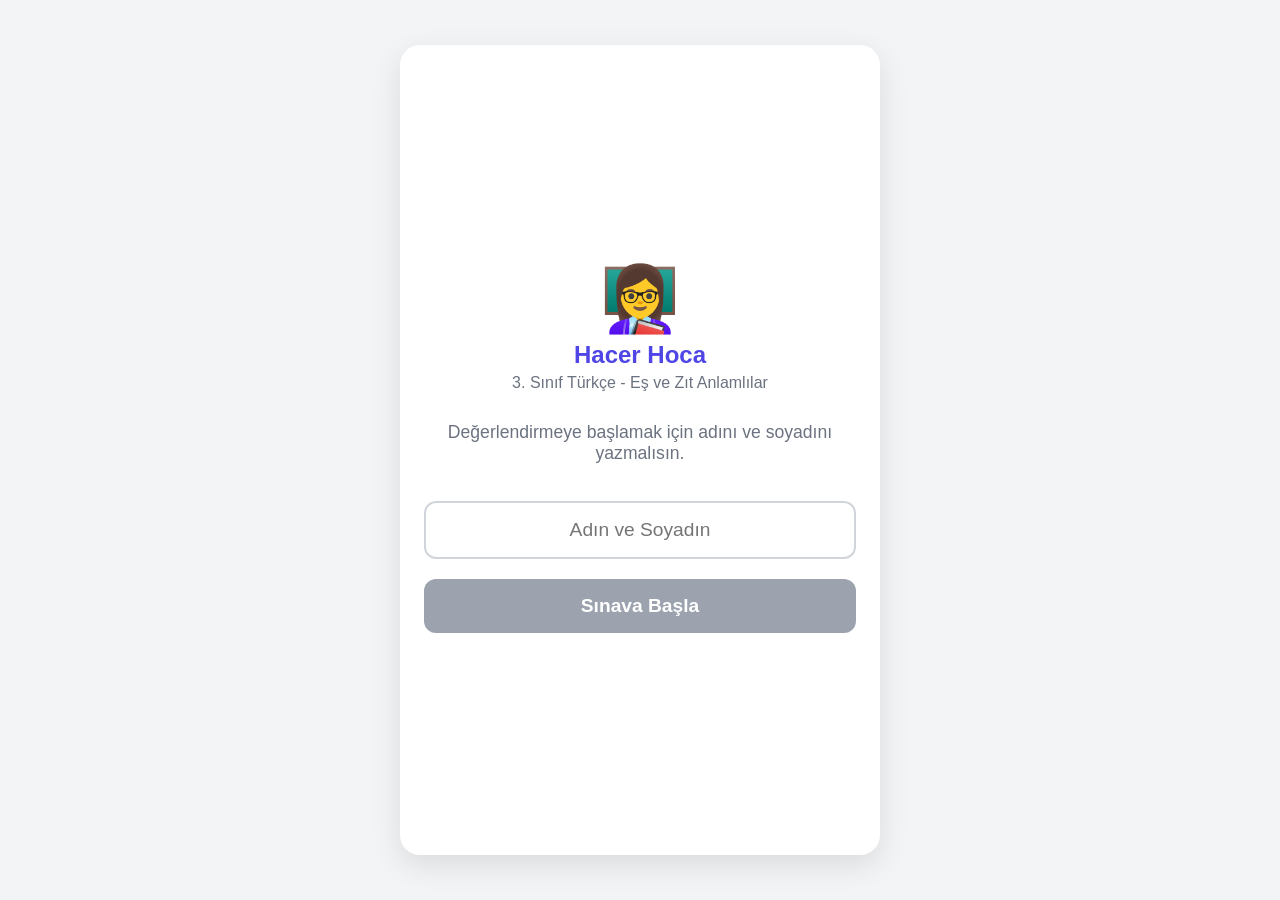
<file: etkinlikler/3-sinif/turkce/es-ve-zit-anlamli-kelimeler/index.html>
<!DOCTYPE html>
<html lang="tr">
<head>
    <meta charset="UTF-8">
    <meta name="viewport" content="width=device-width, initial-scale=1.0">
    <title>Hacer Hoca - 3. Sınıf Türkçe Değerlendirmesi</title>
    <style>
        :root {
            --primary: #4F46E5;
            --secondary: #10B981;
            --danger: #EF4444;
            --warning: #F59E0B;
            --bg: #F3F4F6;
            --card-bg: #FFFFFF;
            --text-main: #1F2937;
            --text-muted: #6B7280;
            --border-radius: 20px;
        }
        * { box-sizing: border-box; font-family: 'Segoe UI', Tahoma, Geneva, Verdana, sans-serif; }
        body {
            background-color: var(--bg);
            color: var(--text-main);
            margin: 0;
            display: flex;
            justify-content: center;
            align-items: center;
            min-height: 100vh;
            padding: 10px;
        }
        .container {
            background: var(--card-bg);
            width: 100%;
            max-width: 480px;
            height: 90vh;
            max-height: 850px;
            border-radius: var(--border-radius);
            box-shadow: 0 10px 30px rgba(0,0,0,0.1);
            padding: 24px;
            position: relative;
            overflow-y: auto;
            display: flex;
            flex-direction: column;
        }
        .hidden { display: none !important; }

        /* HEADER & TEACHER AVATAR */
        .header { text-align: center; margin-bottom: 20px; }
        .teacher-avatar { font-size: 4rem; line-height: 1; margin-bottom: 10px; }
        .app-title { font-size: 1.5rem; font-weight: 800; color: var(--primary); margin: 0; }
        .app-subtitle { font-size: 1rem; color: var(--text-muted); margin: 5px 0 0 0; font-weight: 500; }

        /* WELCOME SCREEN */
        #welcome-screen { text-align: center; margin-top: auto; margin-bottom: auto; }
        input[type="text"] {
            width: 100%; padding: 16px; font-size: 1.2rem; border: 2px solid #D1D5DB;
            border-radius: 12px; margin: 20px 0; outline: none; text-align: center; transition: border 0.3s;
        }
        input[type="text"]:focus { border-color: var(--primary); }
        .btn {
            background: var(--primary); color: white; border: none; padding: 16px 24px;
            font-size: 1.2rem; border-radius: 12px; width: 100%; cursor: pointer;
            font-weight: bold; transition: transform 0.1s, background 0.3s;
            box-shadow: 0 4px 6px rgba(79, 70, 229, 0.2);
        }
        .btn:active { transform: scale(0.98); }
        .btn:disabled { background: #9CA3AF; cursor: not-allowed; transform: none; box-shadow: none; }

        /* QUIZ SCREEN */
        .progress-bar-container { width: 100%; height: 8px; background: #E5E7EB; border-radius: 4px; margin-bottom: 20px; overflow: hidden;}
        .progress-bar { height: 100%; background: var(--secondary); width: 0%; transition: width 0.3s ease; }
        .question-meta { display: flex; justify-content: space-between; color: var(--text-muted); font-size: 0.95rem; font-weight: bold; margin-bottom: 12px; }
        .question-text { font-size: 1.25rem; font-weight: 600; line-height: 1.5; margin-bottom: 24px; }
        .options-container { display: flex; flex-direction: column; gap: 12px; }
        .option-btn {
            background: #F9FAFB; border: 2px solid #E5E7EB; padding: 16px; border-radius: 12px;
            font-size: 1.1rem; text-align: left; cursor: pointer; transition: all 0.2s;
            position: relative; overflow: hidden; line-height: 1.4;
        }
        @media (hover: hover) { .option-btn:hover:not(:disabled) { background: #EEF2FF; border-color: #C7D2FE; } }
        .option-btn.correct { background: #D1FAE5 !important; border-color: var(--secondary) !important; color: #065F46; font-weight: bold; }
        .option-btn.wrong { background: #FEE2E2 !important; border-color: var(--danger) !important; color: #991B1B; }
        
        .feedback-box {
            margin-top: 20px; padding: 16px; border-radius: 12px; display: none; font-size: 1rem; line-height: 1.4;
            animation: slideIn 0.3s ease;
        }
        .feedback-box.hint { background: #FEF3C7; border: 1px solid #FDE68A; color: #92400E; display: block; }
        .feedback-box.solution { background: #E0E7FF; border: 1px solid #C7D2FE; color: #3730A3; display: block; }
        
        .kazanim-label { margin-top: auto; padding-top: 20px; font-size: 0.8rem; color: #9CA3AF; text-align: center; }
        .next-btn-container { margin-top: 20px; display: none; }

        /* MID-REPORT & REPORT CARD */
        .report-screen { text-align: center; padding-bottom: 20px;}
        .score-circle {
            width: 120px; height: 120px; border-radius: 50%; background: var(--primary);
            color: white; display: flex; align-items: center; justify-content: center;
            font-size: 2.5rem; font-weight: bold; margin: 0 auto 20px auto;
            border: 8px solid #E0E7FF;
        }
        .stats-grid {
            display: grid; grid-template-columns: repeat(3, 1fr); gap: 10px; margin-bottom: 24px;
        }
        .stat-box { background: #F3F4F6; padding: 12px; border-radius: 12px; font-size: 0.85rem; font-weight: bold;}
        .stat-box.success { background: #D1FAE5; color: #065F46; }
        .stat-box.warning { background: #FEF3C7; color: #92400E; }
        .stat-box.danger { background: #FEE2E2; color: #991B1B; }
        .stat-num { font-size: 1.5rem; font-weight: 800; display: block; margin-top: 5px; }

        .review-box { text-align: left; margin-top: 20px; }
        .review-item {
            background: #F9FAFB; border: 1px solid #E5E7EB; border-radius: 8px; padding: 12px; margin-bottom: 12px;
        }
        .review-q { font-weight: bold; font-size: 0.95rem; margin-bottom: 8px; color: #1F2937; }
        .review-ans { font-size: 0.9rem; color: var(--secondary); font-weight: 600; }
        .review-exp { font-size: 0.85rem; color: var(--text-muted); margin-top: 4px; }
        
        .action-buttons { display: flex; gap: 10px; margin-top: 20px; }
        .action-buttons .btn { font-size: 1rem; padding: 12px; }
        .btn-outline { background: transparent; border: 2px solid var(--primary); color: var(--primary); }
        .btn-outline:hover { background: #EEF2FF; }

        /* ANIMATIONS */
        @keyframes slideIn { from { opacity: 0; transform: translateY(10px); } to { opacity: 1; transform: translateY(0); } }
        
        .floating-emoji { position: fixed; pointer-events: none; font-size: 2rem; animation: floatUp 3s forwards ease-out; z-index: 1000; }
        @keyframes floatUp { 0% { transform: translateY(0) scale(1); opacity: 1; } 100% { transform: translateY(-100vh) scale(1.5); opacity: 0; } }
        
        .tear-drop { position: fixed; pointer-events: none; font-size: 2rem; animation: dropDown 2s forwards ease-in; z-index: 1000; }
        @keyframes dropDown { 0% { transform: translateY(0) scale(1); opacity: 1; } 100% { transform: translateY(100vh) scale(0.5); opacity: 0; } }
    </style>
</head>
<body>

<div class="container">
    <div id="welcome-screen">
        <div class="header">
            <div class="teacher-avatar">👩‍🏫</div>
            <h1 class="app-title">Hacer Hoca</h1>
            <p class="app-subtitle">3. Sınıf Türkçe - Eş ve Zıt Anlamlılar</p>
        </div>
        <p style="color: var(--text-muted); font-size: 1.1rem; margin-top: 30px;">Değerlendirmeye başlamak için adını ve soyadını yazmalısın.</p>
        <input type="text" id="studentName" placeholder="Adın ve Soyadın" oninput="validateName()" autocomplete="off">
        <button id="startBtn" class="btn" onclick="startApp()" disabled>Sınava Başla</button>
    </div>

    <div id="quiz-screen" class="hidden" style="display: flex; flex-direction: column; height: 100%;">
        <div class="progress-bar-container"><div id="progress" class="progress-bar"></div></div>
        <div class="question-meta"><span id="q-num">Soru 1/10</span><span style="color: var(--primary);">Puan: <span id="current-score-display">0</span></span></div>
        <div id="q-text" class="question-text"></div>
        <div id="options" class="options-container"></div>
        <div id="feedback" class="feedback-box"></div>
        <div id="next-btn-container" class="next-btn-container"><button class="btn" onclick="nextQuestion()">Sonraki Soru ➔</button></div>
        <div id="kazanim" class="kazanim-label"></div>
    </div>

    <div id="mid-report-screen" class="hidden report-screen" style="margin: auto 0;">
        <div class="teacher-avatar">👩‍🏫</div>
        <h2 class="app-title">Yarı Yol Molası!</h2>
        <p id="mid-message" style="margin: 20px 0; font-size: 1.1rem; line-height: 1.5;"></p>
        <button class="btn" onclick="continueFromMid()">Sınava Devam Et</button>
    </div>

    <div id="report-screen" class="hidden report-screen">
        <div class="header"><h1 class="app-title">Değerlendirme Karnesi</h1><p class="app-subtitle" id="final-name"></p></div>
        <div class="score-circle"><span id="final-score">100</span></div>
        <div class="stats-grid">
            <div class="stat-box success">İlk Hak Doğru<span id="stat-first" class="stat-num">0</span></div>
            <div class="stat-box warning">İpucuyla Doğru<span id="stat-hint" class="stat-num">0</span></div>
            <div class="stat-box danger">Geliştirilmeli<span id="stat-fail" class="stat-num">0</span></div>
        </div>
        <div class="action-buttons"><button class="btn btn-outline" onclick="location.reload()">Yeniden Başla</button></div>
        <div id="review-box" class="review-box"></div>
    </div>
</div>

<script>
    const questions = [
        {
            q: "Efe'nin çantası çok <b>ağır</b>, Can'ın çantası ise çok ___.\nBu cümlede boş bırakılan yere 'ağır' kelimesinin zıt (karşıt) anlamlısı gelmelidir. Hangi kelime gelmelidir?",
            options: ["A) hafif", "B) büyük", "C) dolu"], correct: "A) hafif", hint: "Ağır kelimesinin tam tersi olan durumu düşünmelisin.", solution: "'Ağır' kelimesinin zıt anlamlısı 'hafif'tir.", kazanim: "T.3.3.10. Kelimelerin zıt anlamlılarını bulur."
        },
        {
            q: "Öğretmenimiz 'Okul, yuvamızdır.' dedi.\n'Okul' kelimesinin yerine hangi kelimeyi kullanırsak cümlenin anlamı <b>değişmez</b>?",
            options: ["A) sınıf", "B) mektep", "C) ders"], correct: "B) mektep", hint: "Aynı anlama gelen (eş anlamlı) bir kelime arıyoruz.", solution: "Okul ve mektep aynı anlama gelen eş anlamlı kelimelerdir.", kazanim: "T.3.3.11. Kelimelerin eş anlamlılarını bulur."
        },
        {
            q: "Aşağıdaki cümlelerin hangisinde birbirinin zıttı (karşıtı) olan iki kelime bir arada kullanılmıştır?",
            options: ["A) Sabah erkenden kalkıp kahvaltısını yaptı.", "B) Yaz ve kış mevsimlerinin güzellikleri başkadır.", "C) Soğuk havalarda kalın giyinmeliyiz."], correct: "B) Yaz ve kış mevsimlerinin güzellikleri başkadır.", hint: "İki zıt kelimenin (örneğin sıcak-soğuk gibi) aynı cümlede olduğu seçeneği bulmalısın.", solution: "B seçeneğinde 'yaz' ve 'kış' kelimeleri birbirinin zıt anlamlısıdır ve aynı cümlede kullanılmıştır.", kazanim: "T.3.3.10. Kelimelerin zıt anlamlılarını bulur."
        },
        {
            q: "Eski bir masal kitabında 'kara' bir kedi ile 'ak' bir köpeğin dostluğu anlatılıyor.\n'Kara' ve 'ak' kelimelerinin <b>eş anlamlıları</b> sırasıyla hangi seçenekte verilmiştir?",
            options: ["A) Siyah - Beyaz", "B) Koyu - Açık", "C) Gece - Gündüz"], correct: "A) Siyah - Beyaz", hint: "Kara = ? , Ak = ? Eş anlamlılarını düşün.", solution: "Kara kelimesinin eş anlamlısı Siyah, Ak kelimesinin eş anlamlısı ise Beyaz'dır.", kazanim: "T.3.3.11. Kelimelerin eş anlamlılarını bulur."
        },
        {
            q: "Aşağıda bazı kelimeler ve eş anlamlıları verilmiştir:\n1. Armağan = Hediye\n2. Güz = Sonbahar\n3. Yoksul = Fakir\n4. İhtiyar = <b>?</b>\nSoru işaretli yere hangi kelime gelmelidir?",
            options: ["A) Yaşlı", "B) Genç", "C) Hasta"], correct: "A) Yaşlı", hint: "İhtiyar kelimesinin anlamdaşını (eş anlamlısını) bulmalısın.", solution: "İhtiyar kelimesi, 'yaşlı' kelimesi ile aynı anlama gelmektedir.", kazanim: "T.3.3.11. Kelimelerin eş anlamlılarını bulur."
        },
        {
            q: "Zeynep defterine şu örüntüyü yazdı:\n<i>Uzun - Kısa</i>\n<i>Sıcak - Soğuk</i>\n<i>İleri - ...</i>\nÖrüntüye göre boş bırakılan yere hangisi gelmelidir?",
            options: ["A) Ön", "B) Geri", "C) Uzak"], correct: "B) Geri", hint: "Örüntüdeki kelimeler zıt anlamlı. 'İleri' kelimesinin zıddını bulmalısın.", solution: "Uzun-Kısa ve Sıcak-Soğuk zıt anlamlıdır. İleri kelimesinin zıt anlamlısı 'Geri'dir.", kazanim: "T.3.3.10. Kelimelerin zıt anlamlılarını bulur."
        },
        {
            q: "Aşağıdaki kelime çiftlerinden hangisi aralarındaki anlam ilişkisi yönüyle <b>diğerlerinden farklıdır</b>?",
            options: ["A) Güzel - Çirkin", "B) Islak - Kuru", "C) Fayda - Yarar"], correct: "C) Fayda - Yarar", hint: "İki seçenek zıt anlamlı kelimelerden, bir seçenek ise eş anlamlı kelimelerden oluşuyor. Farklı olanı seç.", solution: "Güzel-Çirkin ve Islak-Kuru zıt anlamlıdır. Fayda-Yarar ise eş anlamlıdır.", kazanim: "T.3.3.10 ve T.3.3.11'i birlikte değerlendirir."
        },
        {
            q: "'Doktor bana bol bol su içmemi söyledi.'\ncümlesindeki 'doktor' kelimesinin yerine hangisi gelirse cümlenin anlamı <b>bozulmaz</b>?",
            options: ["A) Hemşire", "B) Hekim", "C) Eczacı"], correct: "B) Hekim", hint: "Doktor ile aynı işi yapan, doktorla aynı anlama gelen kelimeyi arıyoruz.", solution: "Doktor ve hekim eş anlamlı kelimelerdir. Cümlede birbirinin yerine kullanılabilirler.", kazanim: "T.3.3.11. Kelimelerin eş anlamlılarını bulur."
        },
        {
            q: "Deniz, kitabını okuduktan sonra şöyle dedi: 'Bu kitap hiç de <b>sıkıcı</b> değilmiş!'\nBoşluğa 'sıkıcı' kelimesinin <b>zıt anlamlısı</b> gelirse, hangi kelime en uygun olur?",
            options: ["A) üzücü", "B) eğlenceli", "C) yorucu"], correct: "B) eğlenceli", hint: "Sıkıcı kelimesinin tam tersini düşünmelisin.", solution: "Sıkıcı kelimesinin zıt anlamlısı 'eğlenceli' (veya keyifli) kelimesidir.", kazanim: "T.3.3.10. Kelimelerin zıt anlamlılarını bulur."
        },
        {
            q: "Gizemli bir kelime oyunu oynuyoruz:\n- Bulacağın kelimenin zıt anlamlısı <b>'Cesur'</b>.\n- Aynı kelimenin eş anlamlısı ise <b>'Korkak'</b>.\nBu özelliklere uyan kelime hangisidir?",
            options: ["A) Yürekli", "B) Ürkek", "C) Tembel"], correct: "B) Ürkek", hint: "Hem cesurun zıttı hem de korkağın eş anlamlısı olan kelimeyi arıyorsun.", solution: "Cesurun zıttı korkaktır. Korkağın eş anlamlısı ise 'Ürkek' kelimesidir.", kazanim: "T.3.3.10 ve T.3.3.11'i birlikte değerlendirir."
        }
    ];

    let currentQ = 0; let studentName = ""; let attempts = 0; let scores = []; let currentTotalScore = 0;
    const scrWelcome = document.getElementById('welcome-screen'); const scrQuiz = document.getElementById('quiz-screen');
    const scrMidReport = document.getElementById('mid-report-screen'); const scrReport = document.getElementById('report-screen');

    window.validateName = function() {
        const btn = document.getElementById('startBtn');
        const val = document.getElementById('studentName').value.trim();
        btn.disabled = val.length < 5;
    }

    window.startApp = function() {
        const nameInput = document.getElementById('studentName').value.trim();
        if(nameInput.length >= 5) {
            studentName = nameInput;
            scrWelcome.classList.add('hidden');
            scrQuiz.classList.remove('hidden');
            loadQuestion();
        }
    }

    function loadQuestion() {
        attempts = 0; const q = questions[currentQ];
        document.getElementById('q-num').innerText = `Soru ${currentQ + 1}/10`;
        document.getElementById('progress').style.width = `${(currentQ / 10) * 100}%`;
        document.getElementById('current-score-display').innerText = currentTotalScore;
        document.getElementById('q-text').innerHTML = q.q.replace(/\n/g, '<br>');
        document.getElementById('kazanim').innerText = "Kazanım: " + q.kazanim;
        
        const optsContainer = document.getElementById('options');
        optsContainer.innerHTML = '';
        q.options.forEach((opt) => {
            const btn = document.createElement('button');
            btn.className = 'option-btn';
            btn.innerHTML = opt;
            btn.onclick = () => checkAnswer(opt, btn);
            optsContainer.appendChild(btn);
        });
        
        document.getElementById('feedback').className = 'feedback-box';
        document.getElementById('feedback').innerText = '';
        document.getElementById('feedback').style.display = 'none';
        document.getElementById('next-btn-container').style.display = 'none';
    }

    function checkAnswer(selected, btn) {
        const q = questions[currentQ];
        const isCorrect = (selected === q.correct);
        const feedbackEl = document.getElementById('feedback');
        const allBtns = document.querySelectorAll('.option-btn');

        if(isCorrect) {
            btn.classList.add('correct');
            allBtns.forEach(b => b.disabled = true);
            let pts = attempts === 0 ? 10 : 7;
            scores.push(pts); currentTotalScore += pts;
            document.getElementById('current-score-display').innerText = currentTotalScore;
            feedbackEl.innerText = attempts === 0 ? "Harika! Doğru bildin." : "Tebrikler! İpucuyla doğru cevabı buldun.";
            feedbackEl.className = 'feedback-box solution';
            triggerConfetti();
            document.getElementById('next-btn-container').style.display = 'block';
        } else {
            btn.classList.add('wrong');
            attempts++;
            if(attempts === 1) {
                feedbackEl.innerText = "Biraz daha düşünelim! İpucu: " + q.hint;
                feedbackEl.className = 'feedback-box hint';
                triggerTear();
                btn.disabled = true;
            } else {
                allBtns.forEach(b => {
                    b.disabled = true;
                    if(b.innerHTML === q.correct) b.classList.add('correct');
                });
                scores.push(0);
                feedbackEl.innerHTML = `<strong>Çözüm:</strong> ${q.solution}`;
                feedbackEl.className = 'feedback-box solution';
                triggerTear();
                document.getElementById('next-btn-container').style.display = 'block';
            }
        }
    }

    window.nextQuestion = function() {
        currentQ++;
        if(currentQ === 5) showMidReport();
        else if (currentQ === 10) { document.getElementById('progress').style.width = '100%'; showFinalReport(); }
        else loadQuestion();
    }

    function showMidReport() {
        scrQuiz.classList.add('hidden');
        scrMidReport.classList.remove('hidden');
        let msg = currentTotalScore === 50 ? "Harika gidiyorsun! Şu ana kadar hiç hata yapmadın. Hepsini bildin! 🌟" :
                 (currentTotalScore >= 35 ? "Çok iyi gidiyorsun! Ufak tefek hatalar olsa da öğrenerek ilerliyorsun. 👍" : 
                 "Daha dikkatli okuyarak devam edebiliriz. Pes etmek yok, harika şeyler başaracaksın! 💪");
        document.getElementById('mid-message').innerText = `Şu ana kadar 5 soruyu tamamladın ve ${currentTotalScore} puan topladın!\n\n` + msg;
    }

    window.continueFromMid = function() {
        scrMidReport.classList.add('hidden'); scrQuiz.classList.remove('hidden'); loadQuestion();
    }

    function showFinalReport() {
        scrQuiz.classList.add('hidden'); scrReport.classList.remove('hidden');
        const firstTry = scores.filter(s => s === 10).length;
        const hintTry = scores.filter(s => s === 7).length;
        const failed = scores.filter(s => s === 0).length;
        document.getElementById('final-name').innerText = studentName;
        document.getElementById('final-score').innerText = currentTotalScore;
        document.getElementById('stat-first').innerText = firstTry;
        document.getElementById('stat-hint').innerText = hintTry;
        document.getElementById('stat-fail').innerText = failed;
        
        let html = '<h3 style="color:#4F46E5; margin-bottom:15px;">Soru Analizi</h3>';
        questions.forEach((q, i) => {
            const p = scores[i];
            let badge = p === 10 ? '✅' : (p === 7 ? '💡' : '❌');
            html += `<div class="review-item"><div class="review-q">${i+1}. ${q.q.replace(/\n/g, ' ')}</div><div class="review-ans">${badge} Doğru Cevap: ${q.correct}</div><div class="review-exp">${q.solution}</div></div>`;
        });
        document.getElementById('review-box').innerHTML = html;
    }

    const emojis = ['🌟', '🎉', '🏅', '✨', '🎈', '🎁', '🏆', '💎'];
    function triggerConfetti() {
        for(let i=0; i<15; i++) {
            let el = document.createElement('div'); el.className = 'floating-emoji'; el.innerText = emojis[Math.floor(Math.random() * emojis.length)];
            el.style.left = Math.random() * 90 + 'vw'; el.style.top = Math.random() * 20 + 80 + 'vh'; el.style.animationDuration = (Math.random() * 2 + 2) + 's';
            document.body.appendChild(el); setTimeout(() => el.remove(), 4000);
        }
    }

    const drops = ['🥺', '💧'];
    function triggerTear() {
        for(let i=0; i<5; i++) {
            let el = document.createElement('div'); el.className = 'tear-drop'; el.innerText = drops[Math.floor(Math.random() * drops.length)];
            el.style.left = Math.random() * 50 + 25 + 'vw'; el.style.top = Math.random() * 10 + 'vh'; el.style.animationDuration = (Math.random() * 1 + 1.5) + 's';
            document.body.appendChild(el); setTimeout(() => el.remove(), 3000);
        }
    }
</script>
</body>
</html>
</file>
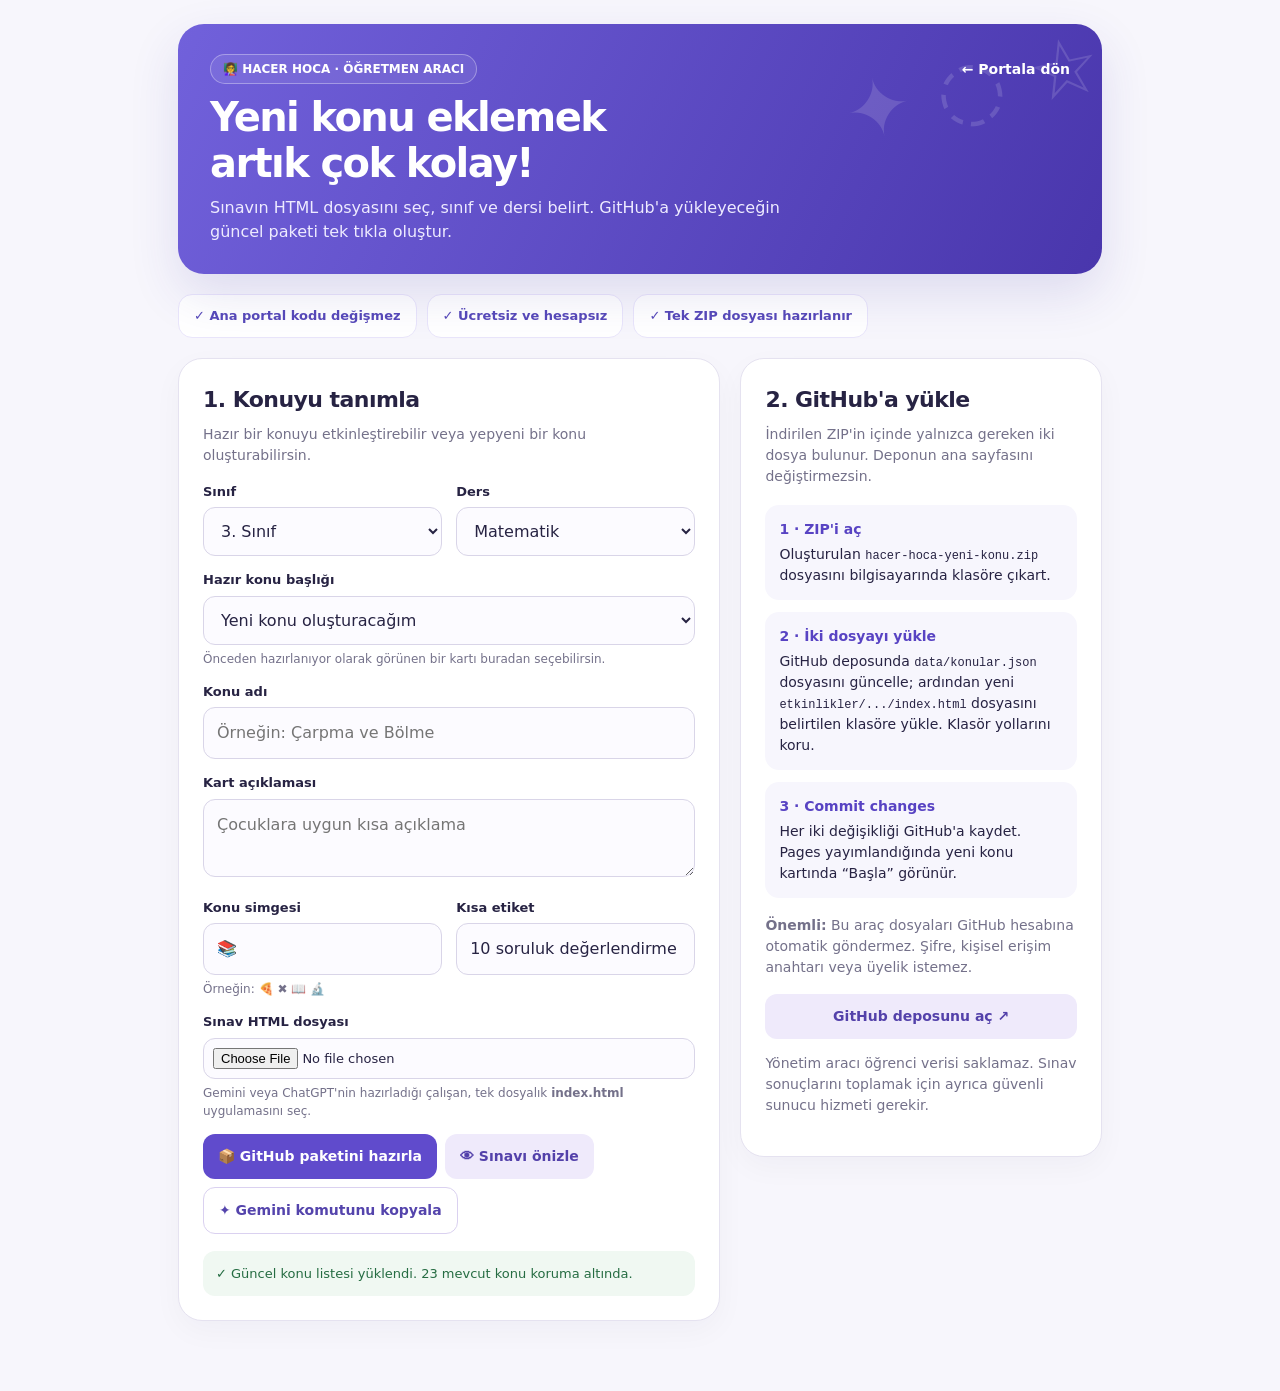
<file: araclar/konu-ekle.html>
<!DOCTYPE html>
<html lang="tr">
<head>
  <meta charset="UTF-8"><meta name="viewport" content="width=device-width, initial-scale=1, viewport-fit=cover">
  <title>Hacer Hoca | Konu Ekleme Aracı</title>
  <style>
  :root{color-scheme:light;--ink:#272343;--mute:#74718a;--primary:#604bcc;--line:#e5e2f0;--surface:#fff;--pale:#f6f4fd}
  *{box-sizing:border-box}body{margin:0;background:#f7f6fc;font:16px/1.5 system-ui,-apple-system,'Segoe UI',sans-serif;color:var(--ink)}
  .wrap{max-width:960px;margin:0 auto;padding:24px 18px 70px}
  .mast{color:#fff;border-radius:26px;background:linear-gradient(115deg,#7161db,#4936ac);padding:30px 32px;box-shadow:0 20px 50px #392b9b21;position:relative;overflow:hidden}
  .mast:after{content:'✦   ◌  ☆';font-size:80px;position:absolute;right:0;top:5px;color:#ffffff24;transform:rotate(-12deg)}
  h1,h2,h3,p{margin:0}h1{font-size:clamp(28px,5vw,40px);letter-spacing:-.04em;line-height:1.15;margin:10px 0}h2{font-size:22px;letter-spacing:-.025em}h3{font-size:17px}p{color:var(--mute)}.mast p{color:#eeebff;max-width:620px}
  .tag{display:inline-flex;align-items:center;gap:7px;padding:5px 12px;border:1px solid #ffffff55;background:#ffffff15;border-radius:30px;font-size:12px;font-weight:800}
  .toprow{display:flex;justify-content:space-between;align-items:center;gap:10px;flex-wrap:wrap}.back{color:#fff;text-decoration:none;font-weight:700;font-size:14px;position:relative;z-index:1}
  .stats{display:flex;gap:10px;flex-wrap:wrap;margin:20px 0}.stats span{border-radius:14px;padding:11px 15px;background:#fff;color:#5749b9;border:1px solid #e9e5fb;font-size:13px;font-weight:750}
  .grid{display:grid;grid-template-columns:1.35fr .9fr;gap:20px;align-items:start}.panel{background:#fff;border:1px solid var(--line);padding:24px;border-radius:24px;box-shadow:0 10px 30px #27234309}.panel p{font-size:14px;margin:8px 0 16px}
  .fields{display:grid;grid-template-columns:1fr 1fr;gap:14px}label{display:block;font-size:13px;font-weight:750;margin-bottom:6px}input,select,textarea{width:100%;padding:13px;border:1px solid #d9d5e8;border-radius:12px;background:#fcfbff;color:var(--ink);font:inherit;outline-offset:3px}textarea{resize:vertical;min-height:78px}input[type=file]{padding:9px;font-size:13px}.field{margin-bottom:15px}.span2{grid-column:span 2}.hint{color:var(--mute);font-size:12px;margin-top:5px}.steps{display:grid;gap:12px;margin-top:18px}.step{padding:14px;background:#f7f6fd;border-radius:14px;font-size:14px}.step strong{display:block;color:#5843c3;margin-bottom:4px}.step code{font-size:12px;overflow-wrap:anywhere}.buttons{display:flex;gap:8px;flex-wrap:wrap;margin-top:14px}.button{appearance:none;border:0;border-radius:12px;padding:12px 15px;background:var(--primary);color:#fff;font:inherit;font-size:14px;font-weight:800;cursor:pointer}.button.secondary{background:#efeafb;color:#5341aa}.button.outline{background:#fff;color:#5444ac;border:1px solid #dad1f0}.button:disabled{opacity:.55;cursor:not-allowed}.button:focus-visible{outline:3px solid #ffb942;outline-offset:3px}
  .status{margin:17px 0 0;padding:13px;border-radius:12px;background:#f0f8f2;color:#256c42;font-size:13px;white-space:pre-wrap}.status.error{background:#fff0ef;color:#9e3531}.status[hidden]{display:none}.mini{font-size:12px;color:var(--mute)}
  #preview{width:100%;height:400px;border:1px solid var(--line);border-radius:14px;background:#fff;margin-top:10px}#preview[hidden]{display:none}
  .filename{font-family:ui-monospace,Consolas,monospace;background:#f6f4fb;border-radius:8px;padding:3px 6px;overflow-wrap:anywhere}
  @media(max-width:710px){.grid{grid-template-columns:1fr}.mast{padding:23px}.panel{padding:20px}}
  @media(max-width:410px){.fields{grid-template-columns:1fr}.span2{grid-column:span 1}}
  </style>
</head>
<body><main class="wrap">
  <div class="mast"><div class="toprow"><span class="tag">👩‍🏫 HACER HOCA · ÖĞRETMEN ARACI</span><a class="back" href="../index.html">← Portala dön</a></div><h1>Yeni konu eklemek<br>artık çok kolay!</h1><p>Sınavın HTML dosyasını seç, sınıf ve dersi belirt. GitHub'a yükleyeceğin güncel paketi tek tıkla oluştur.</p></div>
  <div class="stats"><span>✓ Ana portal kodu değişmez</span><span>✓ Ücretsiz ve hesapsız</span><span>✓ Tek ZIP dosyası hazırlanır</span></div>
  <div class="grid">
  <section class="panel" aria-labelledby="f-title"><h2 id="f-title">1. Konuyu tanımla</h2><p>Hazır bir konuyu etkinleştirebilir veya yepyeni bir konu oluşturabilirsin.</p>
    <form id="form">
      <div class="fields">
        <div><label for="grade">Sınıf</label><select id="grade" required><option value="1">1. Sınıf</option><option value="2">2. Sınıf</option><option value="3" selected>3. Sınıf</option><option value="4">4. Sınıf</option></select></div>
        <div><label for="subject">Ders</label><select id="subject" required></select></div>
        <div class="span2"><label for="existing">Hazır konu başlığı</label><select id="existing"><option value="">Yeni konu oluşturacağım</option></select><div class="hint">Önceden hazırlanıyor olarak görünen bir kartı buradan seçebilirsin.</div></div>
        <div class="span2"><label for="title">Konu adı</label><input id="title" maxlength="75" placeholder="Örneğin: Çarpma ve Bölme" required></div>
        <div class="span2"><label for="description">Kart açıklaması</label><textarea id="description" maxlength="220" placeholder="Çocuklara uygun kısa açıklama" required></textarea></div>
        <div><label for="icon">Konu simgesi</label><input id="icon" maxlength="12" value="📚" aria-describedby="iconhint"><div id="iconhint" class="hint">Örneğin: 🍕 ✖️ 📖 🔬</div></div>
        <div><label for="detail">Kısa etiket</label><input id="detail" maxlength="50" value="10 soruluk değerlendirme"></div>
        <div class="span2"><label for="file">Sınav HTML dosyası</label><input id="file" type="file" accept=".html,.htm,text/html" required><div class="hint">Gemini veya ChatGPT'nin hazırladığı çalışan, tek dosyalık <strong>index.html</strong> uygulamasını seç.</div></div>
      </div>
      <div class="buttons"><button class="button" type="submit" id="make">📦 GitHub paketini hazırla</button><button class="button secondary" type="button" id="previewBtn">👁 Sınavı önizle</button><button class="button outline" type="button" id="promptBtn">✦ Gemini komutunu kopyala</button></div>
      <div id="status" class="status" hidden role="status"></div>
      <iframe id="preview" title="Yüklediğiniz sınav dosyasının önizlemesi" sandbox="allow-scripts allow-forms" hidden></iframe>
    </form>
  </section>
  <aside class="panel"><h2>2. GitHub'a yükle</h2><p>İndirilen ZIP'in içinde yalnızca gereken iki dosya bulunur. Deponun ana sayfasını değiştirmezsin.</p>
    <div class="steps">
      <div class="step"><strong>1 · ZIP'i aç</strong>Oluşturulan <code>hacer-hoca-yeni-konu.zip</code> dosyasını bilgisayarında klasöre çıkart.</div>
      <div class="step"><strong>2 · İki dosyayı yükle</strong>GitHub deposunda <code>data/konular.json</code> dosyasını güncelle; ardından yeni <code>etkinlikler/.../index.html</code> dosyasını belirtilen klasöre yükle. Klasör yollarını koru.</div>
      <div class="step"><strong>3 · Commit changes</strong>Her iki değişikliği GitHub'a kaydet. Pages yayımlandığında yeni konu kartında “Başla” görünür.</div>
    </div>
    <p style="margin-top:17px"><strong>Önemli:</strong> Bu araç dosyaları GitHub hesabına otomatik göndermez. Şifre, kişisel erişim anahtarı veya üyelik istemez.</p>
    <a class="button secondary" style="display:block;text-align:center;text-decoration:none" href="https://github.com/hcrgcr2026/hacer-hoca" target="_blank" rel="noopener noreferrer">GitHub deposunu aç ↗</a>
    <p class="mini" style="margin-top:14px">Yönetim aracı öğrenci verisi saklamaz. Sınav sonuçlarını toplamak için ayrıca güvenli sunucu hizmeti gerekir.</p>
  </aside>
  </div>
</main>
<script>
'use strict';
const REPO='https://github.com/hcrgcr2026/hacer-hoca';
const SUBJECTS={math:{label:'Matematik',folder:'matematik'},turkish:{label:'Türkçe',folder:'turkce'},life:{label:'Hayat Bilgisi',folder:'hayat-bilgisi'},science:{label:'Fen Bilimleri',folder:'fen-bilimleri'},social:{label:'Sosyal Bilgiler',folder:'sosyal-bilgiler'}};
const GRADES={1:['math','turkish','life'],2:['math','turkish','life'],3:['math','turkish','life','science'],4:['math','turkish','science','social']};
const $=id=>document.getElementById(id);
let catalogue=null;
const fallback={version:2,activities:[]};
function slug(s){return s.trim().toLocaleLowerCase('tr').replace(/ı/g,'i').replace(/ğ/g,'g').replace(/ü/g,'u').replace(/ş/g,'s').replace(/ö/g,'o').replace(/ç/g,'c').replace(/[^a-z0-9]+/g,'-').replace(/^-+|-+$/g,'').slice(0,65)}
function info(message,error=false){const el=$('status');el.hidden=false;el.classList.toggle('error',error);el.textContent=message}
function updateSubjects(){const grade=Number($('grade').value);const current=$('subject').value;$('subject').replaceChildren();for(const k of GRADES[grade]){const op=document.createElement('option');op.value=k;op.textContent=SUBJECTS[k].label;$('subject').append(op)}if(GRADES[grade].includes(current))$('subject').value=current;updateExisting()}
function available(){return (catalogue||fallback).activities.filter(a=>a.grade===Number($('grade').value)&&a.subject===$('subject').value)}
function updateExisting(){const select=$('existing');const last=select.value;select.replaceChildren();const first=document.createElement('option');first.value='';first.textContent='Yeni konu oluşturacağım';select.append(first);for(const a of available()){const o=document.createElement('option');o.value=a.title;o.textContent=a.title+(a.status==='ready'?' (yayında)':' (hazırlanıyor)');select.append(o)}if([...select.options].some(x=>x.value===last))select.value=last}
function chooseExisting(){const a=available().find(x=>x.title===$('existing').value);if(!a)return;$('title').value=a.title;$('description').value=a.description;$('icon').value=a.icon||'📚';$('detail').value=a.detail||'10 soruluk değerlendirme'}
async function loadCatalog(){try{const r=await fetch('../data/konular.json',{cache:'no-store'});if(!r.ok)throw Error('Katalog bulunamadı');const data=await r.json();if(!Array.isArray(data.activities)||!data.activities.length)throw Error('Katalog boş');catalogue=data;info('✓ Güncel konu listesi yüklendi. '+data.activities.length+' mevcut konu koruma altında.');updateExisting()}catch(e){info('Katalog otomatik açılamadı. Dosyayı bilgisayardan açtıysan GitHub Pages adresinden Öğretmen Aracı’nı kullan. Eksik katalogla paket oluşturulmasına izin verilmiyor.',true)}}
// External dependencies are intentionally avoided. ZIP writer produces valid STORE entries.
const encoder=new TextEncoder();
const crcTable=new Uint32Array(256);for(let n=0;n<256;n++){let c=n;for(let k=0;k<8;k++)c=(c&1)?0xEDB88320^(c>>>1):c>>>1;crcTable[n]=c>>>0}
function crc32(bytes){let crc=0xFFFFFFFF;for(const b of bytes)crc=crcTable[(crc^b)&255]^(crc>>>8);return (crc^0xFFFFFFFF)>>>0}
function u16(v){const a=new Uint8Array(2);new DataView(a.buffer).setUint16(0,v,true);return a}
function u32(v){const a=new Uint8Array(4);new DataView(a.buffer).setUint32(0,v>>>0,true);return a}
function packParts(parts){const len=parts.reduce((s,x)=>s+x.length,0);const bytes=new Uint8Array(len);let off=0;for(const p of parts){bytes.set(p,off);off+=p.length}return bytes}
function zipFiles(files){let cursor=0;const local=[],central=[];for(const [filename,content] of files){const name=encoder.encode(filename),payload=encoder.encode(content),crc=crc32(payload),flags=0x0800,head=packParts([u32(0x04034b50),u16(20),u16(flags),u16(0),u16(0),u16(0),u32(crc),u32(payload.length),u32(payload.length),u16(name.length),u16(0),name]);local.push(head,payload);central.push(packParts([u32(0x02014b50),u16(20),u16(20),u16(flags),u16(0),u16(0),u16(0),u32(crc),u32(payload.length),u32(payload.length),u16(name.length),u16(0),u16(0),u16(0),u16(0),u32(0),u32(cursor),name]));cursor+=head.length+payload.length}
const allCentral=packParts(central);const end=packParts([u32(0x06054b50),u16(0),u16(0),u16(files.length),u16(files.length),u32(allCentral.length),u32(cursor),u16(0)]);return new Blob([...local,allCentral,end],{type:'application/zip'})}
function download(blob,filename){const url=URL.createObjectURL(blob),a=document.createElement('a');a.href=url;a.download=filename;document.body.append(a);a.click();a.remove();setTimeout(()=>URL.revokeObjectURL(url),15000)}
async function uploadedHtml(){const file=$('file').files[0];if(!file)throw Error('Önce çalışan HTML sınav dosyasını seç.');if(!/\.html?$/i.test(file.name))throw Error('Sadece HTML dosyası seçmelisin.');if(file.size>5_000_000)throw Error('Dosya en fazla 5 MB olabilir.');const html=await file.text();if(!/<html[\s>]/i.test(html)||!/<\/html\s*>/i.test(html))throw Error('Seçilen dosyada tam bir HTML sayfası bulunamadı.');return html}
function prepareItem(){if(!catalogue||!Array.isArray(catalogue.activities))throw Error('Konu kataloğu yüklenmedi. Önce GitHub Pages adresinden bu aracı aç.');const grade=Number($('grade').value),subject=$('subject').value,title=$('title').value.trim(),desc=$('description').value.trim(),icon=$('icon').value.trim()||'📚',detail=$('detail').value.trim()||'Etkileşimli değerlendirme';if(!title||title.length<3||!desc)throw Error('Geçerli bir konu adı ve kısa açıklama yaz.');if(!GRADES[grade].includes(subject))throw Error('Bu sınıfta seçilen ders bulunmuyor.');const prev=catalogue.activities.find(x=>x.grade===grade&&x.subject===subject&&x.title.toLocaleLowerCase('tr')===title.toLocaleLowerCase('tr'));
  let path;
  if(prev&&prev.status==='ready'&&prev.path){path=prev.path;}
  else{const subjectFolder=SUBJECTS[subject].folder;const topicSlug=slug(title);if(!topicSlug)throw Error('Konu adı geçerli dosya yolu üretmiyor.');path=`./etkinlikler/${grade}-sinif/${subjectFolder}/${topicSlug}/index.html`;}
  if(!/^\.\/etkinlikler\/[a-z0-9/_-]+\/index\.html$/.test(path))throw Error('Geçersiz etkinlik dosya yolu.');
  const collision=catalogue.activities.find(x=>x.path===path&&x!==prev);if(collision)throw Error('Bu dosya yolu başka bir konu tarafından kullanılıyor. Konu adını değiştir.');
  const next={...prev,grade,subject,title,description:desc,icon,detail,tint:prev?.tint||'#efeafd',status:'ready',path};return {next,prev};
}
$('form').addEventListener('submit',async e=>{e.preventDefault();$('make').disabled=true;try{const html=await uploadedHtml(),{next,prev}=prepareItem();if(prev?.status==='ready'&&!confirm('Bu konu zaten yayında. Var olan sınav dosyasının üzerine yenisini koymak istiyor musun?'))return;
const data=JSON.parse(JSON.stringify(catalogue));const idx=data.activities.findIndex(a=>a.grade===next.grade&&a.subject===next.subject&&a.title.toLocaleLowerCase('tr')===next.title.toLocaleLowerCase('tr'));
if(idx===-1)data.activities.push(next);else data.activities[idx]=next;
const entries=[['data/konular.json',JSON.stringify(data,null,2)+'\n'],[next.path.slice(2),html]];
download(zipFiles(entries),'hacer-hoca-yeni-konu.zip');
info(`✓ Paket hazır. ZIP içinde:\n1. data/konular.json\n2. ${next.path.slice(2)}\n\nZIP'i aç ve dosyaları bu klasör yollarıyla GitHub'a yükle. Portalın ana index.html dosyasına dokunma.`);
}catch(err){info(err.message||'İşlem başarısız oldu.',true)}finally{$('make').disabled=false}});
$('previewBtn').addEventListener('click',async()=>{try{const html=await uploadedHtml();$('preview').srcdoc=html;$('preview').hidden=false;$('preview').scrollIntoView({block:'nearest',behavior:'smooth'});info('Önizleme açıldı. Bu yalnızca seçilen dosyanın yerel görünümüdür.')}catch(e){info(e.message,true)}});
$('promptBtn').addEventListener('click',async()=>{const grade=$('grade').value,subject=SUBJECTS[$('subject').value]?.label||'Matematik',topic=$('title').value.trim()||'Çarpma ve Bölme';const prompt=`HACER YENİ KONU: ${grade}. sınıf | ${subject} | ${topic}. Hacer Hoca'nın mevcut çocuk dostu tasarım standardını koru. Tek bir eksiksiz index.html üret; harici CSS, JS veya kütüphane kullanma. Konunun güncel MEB kazanımlarına uygun, aynı ölçme güçlüğünde farklı öğrencilere varyasyon üretebilen 10 aşamalı görselli soru tasarla. Her seferinde tek soru göster, cevabı alınmadan ilerleme. Yanlış yanıtta şefkatli üzgün efekt ve önce küçük ipucu sun. 5. soruda ara analiz, 10. soruda beceri bazlı karne ve paylaşılabilir PNG hazırla. Yapay zekâ/mantık konusuna ait ilgisiz sorular ekleme. Kodunu çalıştırılabilir tam HTML dosyası olarak ver.`;
try{await navigator.clipboard.writeText(prompt);info('✓ Gemini/ChatGPT konu üretme komutu kopyalandı.')}catch(e){info('Kopyalama izni verilmedi. Komut:\n'+prompt)}});
$('grade').addEventListener('change',updateSubjects);$('subject').addEventListener('change',updateExisting);$('existing').addEventListener('change',chooseExisting);
updateSubjects();loadCatalog();
</script></body></html>
</file>
<file: assets/panel.css>
:root{--violet:#6752d5;--dark:#27204c;--muted:#77738c;--border:#e6e1f0;--bg:#f7f6fc;--green:#1f906d;--amber:#ab6600}*{box-sizing:border-box}body{margin:0;background:var(--bg);font-family:system-ui,-apple-system,Segoe UI,Arial,sans-serif;color:var(--dark);line-height:1.5}button,input,textarea,select{font:inherit}button,a,input,textarea,select{outline-offset:3px}button{cursor:pointer;border:0;border-radius:13px;padding:13px 18px;font-weight:800;background:var(--violet);color:#fff}button:disabled{opacity:.5;cursor:not-allowed}button.secondary{background:#f0ecfb;color:#4d3aa6}button.ghost{background:#fff;border:1px solid var(--border);color:var(--dark)}a{color:var(--violet);text-decoration:none}a:hover{text-decoration:underline}.wrap{width:min(100% - 26px,1060px);margin:auto}.top{background:#fff;border-bottom:1px solid var(--border);padding:15px 0}.top .wrap{display:flex;align-items:center;justify-content:space-between;gap:12px;flex-wrap:wrap}.logo{font-weight:950;color:var(--dark);font-size:17px}.hero{background:linear-gradient(118deg,#7061dd,#4937a6);color:#fff;border-radius:26px;padding:30px;margin-top:24px;display:flex;align-items:center;justify-content:space-between;gap:24px}.hero h1{font-size:clamp(24px,4vw,38px);line-height:1.13;margin:6px 0}.hero p{margin:0;color:#ece7ff;max-width:620px}.hero-icon{font-size:70px}.eyebrow{font-size:11px;font-weight:900;letter-spacing:.14em;text-transform:uppercase;color:#e6daff}.columns{display:grid;grid-template-columns:1fr 310px;gap:18px;margin:20px 0 40px;align-items:start}.panel{background:#fff;padding:23px;border:1px solid var(--border);border-radius:22px;box-shadow:0 8px 26px rgba(48,36,108,.05)}h2{font-size:21px;margin:0 0 15px}h3{font-size:16px;margin:0 0 10px}label{display:block;font-size:13px;font-weight:800;margin:0 0 6px}input,select,textarea{width:100%;border:1px solid #d7d0e7;border-radius:12px;background:#fff;color:var(--dark);padding:12px 13px;min-width:0}textarea{resize:vertical;min-height:75px}.fields{display:grid;grid-template-columns:1fr 1fr;gap:14px}.field{margin-bottom:14px}.row{display:flex;flex-wrap:wrap;gap:9px;align-items:center}.hint{font-size:12px;color:var(--muted);margin:6px 0 0}.notice{border-radius:13px;background:#f1eefb;padding:13px 15px;color:#4c4385;font-size:13px;margin:14px 0}.notice.warn{background:#fff5dc;color:#795000}.status{min-height:25px;font-size:13px;font-weight:700;margin:10px 0}.status.error{color:#b5364b}.status.good{color:#167a59}.question{border:1px solid var(--border);border-radius:15px;padding:15px;margin:13px 0;background:#fdfcff}.qhead{display:flex;align-items:center;justify-content:space-between;gap:10px;margin-bottom:13px}.pill{border-radius:99px;padding:5px 10px;background:#ebe6ff;color:#4f3aaa;font-size:12px;font-weight:900}.quest-grid{display:grid;grid-template-columns:1fr 1fr;gap:12px}.toolbar{display:flex;align-items:center;gap:10px;flex-wrap:wrap;margin-top:18px}.summary{background:#f8f7fd;border:1px solid var(--border);padding:13px;border-radius:13px;font-size:13px;margin:10px 0}.list{display:grid;gap:9px}.item{border:1px solid var(--border);border-radius:12px;padding:12px;display:grid;gap:8px}.item .title{font-weight:800}.item .sub{font-size:12px;color:var(--muted)}.item .buttons{display:flex;gap:6px;flex-wrap:wrap}.item button{font-size:12px;padding:7px 10px}.muted{color:var(--muted)}.hidden{display:none!important}.footer{font-size:12px;color:var(--muted);text-align:center;margin:30px auto 50px}.scorecard{display:flex;gap:10px;justify-content:center}.scorecard div{background:#f1edff;border-radius:12px;padding:12px;min-width:90px;text-align:center}.scorecard strong{display:block;font-size:25px;color:#5947bb}@media(max-width:760px){.columns{grid-template-columns:1fr}.hero-icon{font-size:46px}.hero{padding:23px;border-radius:20px}.panel{padding:16px}.fields,.quest-grid{grid-template-columns:1fr}}@media(max-width:355px){.hero-icon{display:none}.wrap{width:calc(100% - 18px)}}@media print{button,.top,.hero{display:none!important}body{background:white}.columns{display:block}.panel{box-shadow:none}}
</file>
